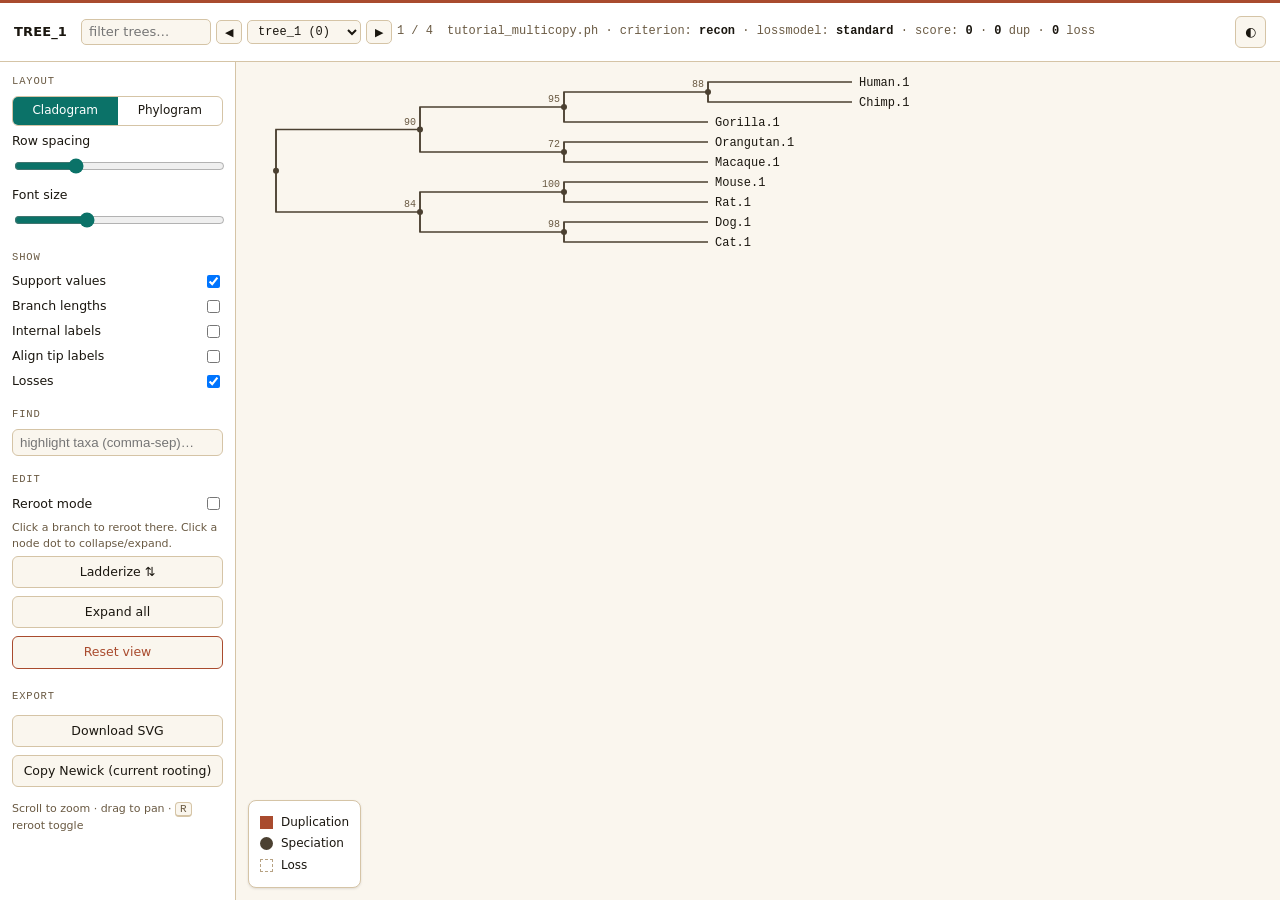
<file: tools/clannview.mock.html>
<!doctype html>
<!--
  ────────────────────────────────────────────────────────────────────────────
  STATIC PREVIEW of the interactive tree viewer, tools/clannview.template.html,
  with a representative reconciliation dataset baked in (4 gene trees with
  speciation / duplication / loss events, branch lengths and support values).

  Open this file directly in a browser — no server needed — to design the viewer
  populated. It is a faithful render of the real template; the ONLY difference is
  the `const DATA = {…}` object (which the server fills at runtime). Do your
  styling in tools/clannview.template.html and re-preview here; don't ship edits
  made only to this mock. See clann_web/DESIGN_BRIEF.md.
  ────────────────────────────────────────────────────────────────────────────
-->
<html lang="en">
<head>
<meta charset="utf-8">
<meta name="viewport" content="width=device-width,initial-scale=1">
<title>Clann tree viewer</title>
<style>
  :root{
    --font-sans:system-ui,-apple-system,BlinkMacSystemFont,'Segoe UI',Roboto,Helvetica,Arial,sans-serif;
    --font-mono:ui-monospace,SFMono-Regular,'SF Mono',Menlo,Consolas,'Liberation Mono',monospace;

    --stone-50:#FAF6EE; --stone-100:#F3ECDF; --stone-200:#E7DBC6; --stone-300:#D5C4A6;
    --stone-400:#B7A283; --stone-500:#8E7A5E; --stone-600:#6A5A43; --stone-700:#4B4031;
    --stone-800:#2E2820; --stone-900:#1A160F;
    --clay-400:#C56347; --clay-500:#A94B2E; --clay-600:#8C3A22;
    --moss-300:#9CAA6A; --moss-500:#5F6E33;
    --compute-200:#7FCFC4; --compute-400:#149589; --compute-500:#0B7268; --compute-glow:#36E0C8;
    --amber-400:#D99A2B; --amber-500:#B97E1C;

    --bg:var(--stone-50); --panel:#ffffff; --ink:var(--stone-900); --muted:var(--stone-600); --line:var(--stone-300);
    --branch:var(--stone-700); --accent:var(--compute-500); --dup:var(--clay-500); --spec:var(--stone-700);
    --loss:var(--stone-400); --sel:var(--compute-500); --hl:var(--amber-400);
    --shadow-sm:0 1px 3px rgba(46,40,32,.08),0 1px 2px rgba(46,40,32,.05);
    --shadow-md:0 8px 22px rgba(46,40,32,.16);
  }
  :root[data-theme="dark"]{
    --bg:var(--stone-900); --panel:var(--stone-800); --ink:var(--stone-50); --muted:var(--stone-400); --line:var(--stone-700);
    --branch:var(--stone-300); --accent:var(--compute-glow); --dup:var(--clay-400); --spec:var(--stone-300);
    --loss:var(--stone-500); --sel:var(--compute-glow); --hl:var(--amber-400);
    --shadow-sm:0 1px 3px rgba(0,0,0,.35); --shadow-md:0 10px 26px rgba(0,0,0,.42);
  }
  *{box-sizing:border-box}
  html,body{height:100%;margin:0}
  body{font:13px/1.45 var(--font-sans);
       color:var(--ink);background:var(--bg);display:flex;flex-direction:column;-webkit-font-smoothing:antialiased}
  header{display:flex;align-items:center;gap:14px;padding:9px 14px;border-bottom:1px solid var(--line);
    background:var(--panel);border-top:3px solid var(--clay-500)}
  header .title{font-weight:700;text-transform:uppercase;letter-spacing:.01em;font-size:13px}
  header .meta{color:var(--muted);font-size:12px;font-family:var(--font-mono)}
  header .meta b{color:var(--ink);font-weight:600}
  .spacer{flex:1}
  #nav{display:none;align-items:center;gap:5px}
  #nav button{border:1px solid var(--line);background:var(--bg);color:var(--ink);border-radius:5px;
              width:26px;height:24px;cursor:pointer;font-size:11px;line-height:1}
  #nav button:hover{border-color:var(--accent);color:var(--accent)}
  #nav select{border:1px solid var(--line);background:var(--bg);color:var(--ink);border-radius:5px;
              padding:3px 6px;font:inherit;font-family:var(--font-mono);font-size:12px;max-width:220px}
  #nav input[type=search]{border:1px solid var(--line);background:var(--bg);color:var(--ink);border-radius:5px;
              padding:3px 7px;font:inherit;width:130px}
  #nav input[type=search].hit{border-color:var(--accent)}
  #nav input[type=search].miss{border-color:var(--dup)}
  main{flex:1;display:flex;min-height:0}
  #side{width:236px;flex:none;border-right:1px solid var(--line);background:var(--panel);
        overflow:auto;padding:12px}
  #side h4{margin:16px 0 7px;font-size:10.5px;text-transform:uppercase;letter-spacing:.08em;color:var(--muted);
    font-family:var(--font-mono);font-weight:500}
  #side h4:first-child{margin-top:0}
  .row{display:flex;align-items:center;gap:8px;margin:6px 0;font-size:12.5px}
  .row label{flex:1;user-select:none}
  .seg{display:flex;border:1px solid var(--line);border-radius:6px;overflow:hidden}
  .seg button{flex:1;border:0;background:transparent;color:var(--ink);padding:5px 6px;cursor:pointer;font:inherit;font-size:12px}
  .seg button.on{background:var(--accent);color:#fff}
  :root[data-theme="dark"] .seg button.on{color:var(--stone-900)}
  input[type=range]{width:100%;accent-color:var(--accent)}
  input[type=search]{width:100%;padding:5px 7px;border:1px solid var(--line);border-radius:6px;background:var(--bg);color:var(--ink)}
  input[type=search]:focus-visible,select:focus-visible,button:focus-visible{outline:none;
    box-shadow:0 0 0 3px color-mix(in srgb, var(--compute-400) 35%, transparent);border-color:var(--compute-400)}
  button.act{width:100%;padding:6px 9px;border:1px solid var(--line);border-radius:6px;background:var(--bg);
    color:var(--ink);cursor:pointer;margin:4px 0;font:inherit;font-size:12.5px;transition:border-color 140ms,transform 80ms}
  button.act:hover{border-color:var(--accent)}
  button.act:active{transform:translateY(1px)}
  button.act.warn{color:var(--dup);border-color:var(--dup)}
  button.act.warn:hover{background:var(--dup);color:#fff}
  #wrap{flex:1;position:relative;overflow:hidden}
  svg{width:100%;height:100%;display:block;cursor:grab;background:var(--bg)}
  svg.grab{cursor:grabbing}
  svg.reroot{cursor:crosshair}
  .branch{stroke:var(--branch);stroke-width:1.5;fill:none}
  .branch.hit{stroke:transparent;stroke-width:9;cursor:pointer}
  .branch.sel{stroke:var(--sel);stroke-width:2.5}
  .lossbranch{stroke:var(--loss);stroke-width:1.4;stroke-dasharray:3 3;fill:none}
  .leaflabel{fill:var(--ink);cursor:default;font-family:var(--font-mono)}
  .leaflabel.dim{fill:var(--muted)}
  .leaflabel.hl{fill:var(--clay-600)}
  :root[data-theme="dark"] .leaflabel.hl{fill:var(--amber-400)}
  .intlabel{fill:var(--muted);font-size:10px;font-family:var(--font-mono)}
  .support{fill:var(--muted);font-size:10px;font-family:var(--font-mono)}
  .nodeglyph{cursor:pointer}
  .hlbox{fill:var(--hl);opacity:.35}
  .collapsed{fill:var(--branch);opacity:.85;cursor:pointer}
  .tip{position:absolute;pointer-events:none;background:var(--panel);border:1px solid var(--line);
       border-radius:8px;padding:7px 9px;font-size:12px;box-shadow:var(--shadow-md);max-width:280px;display:none;z-index:5}
  .tip b{color:var(--ink)} .tip .ev{font-weight:700;font-family:var(--font-mono)}
  .legend{position:absolute;left:12px;bottom:12px;background:var(--panel);border:1px solid var(--line);
          border-radius:8px;padding:9px 11px;font-size:12px;box-shadow:var(--shadow-sm)}
  .legend div{display:flex;align-items:center;gap:8px;margin:4px 0}
  .sw{width:13px;height:13px;flex:none;display:inline-block}
  .hint{color:var(--muted);font-size:11px;margin-top:7px;line-height:1.45}
  kbd{border:1px solid var(--line);border-bottom-width:2px;border-radius:4px;padding:0 4px;font-size:11px;
    background:var(--bg);font-family:var(--font-mono)}
</style>
</head>
<body>
<header>
  <span class="title" id="hTitle">Clann tree viewer</span>
  <span id="nav">
    <input type="search" id="treeSearch" placeholder="filter trees…" title="Filter trees by name, number, or a taxon they contain">
    <button id="prevT" title="Previous match (←)">◀</button>
    <select id="selT" title="Jump to tree"></select>
    <button id="nextT" title="Next match (→)">▶</button>
    <span class="meta" id="cntT"></span>
  </span>
  <span class="meta" id="hMeta"></span>
  <span class="spacer"></span>
  <button class="act" style="width:auto" id="themeBtn" title="Toggle light/dark">◐</button>
</header>
<main>
  <aside id="side">
    <h4>Layout</h4>
    <div class="row"><div class="seg" id="segLayout" style="flex:1">
      <button data-v="clado" class="on">Cladogram</button><button data-v="phylo">Phylogram</button>
    </div></div>
    <div class="row"><label>Row spacing</label></div>
    <input type="range" id="vspace" min="10" max="46" value="20">
    <div class="row"><label>Font size</label></div>
    <input type="range" id="fsize" min="8" max="20" value="12">

    <h4>Show</h4>
    <div class="row"><label for="tSupport">Support values</label><input type="checkbox" id="tSupport" checked></div>
    <div class="row"><label for="tLen">Branch lengths</label><input type="checkbox" id="tLen"></div>
    <div class="row"><label for="tInt">Internal labels</label><input type="checkbox" id="tInt"></div>
    <div class="row"><label for="tAlign">Align tip labels</label><input type="checkbox" id="tAlign"></div>
    <div class="row" id="rowLoss"><label for="tLoss">Losses</label><input type="checkbox" id="tLoss" checked></div>
    <div class="row" id="rowScale"><label for="tScale">Scale bar</label><input type="checkbox" id="tScale" checked></div>

    <h4>Find</h4>
    <input type="search" id="find" placeholder="highlight taxa (comma-sep)…">

    <h4>Edit</h4>
    <div class="row"><label>Reroot mode</label><input type="checkbox" id="rerootMode"></div>
    <div class="hint">Click a branch to reroot there. Click a node dot to collapse/expand.</div>
    <button class="act" id="ladder">Ladderize ⇅</button>
    <button class="act" id="expandAll">Expand all</button>
    <button class="act warn" id="reset">Reset view</button>

    <h4>Export</h4>
    <button class="act" id="expSvg">Download SVG</button>
    <button class="act" id="expNwk">Copy Newick (current rooting)</button>
    <div class="hint" style="margin-top:10px">Scroll to zoom · drag to pan · <kbd>R</kbd> reroot toggle</div>
  </aside>
  <div id="wrap">
    <svg id="svg"><g id="scene"></g></svg>
    <div class="tip" id="tip"></div>
    <div class="legend" id="legend"></div>
  </div>
</main>

<script>
/* ============================ EMBEDDED DATA ============================
   Clann replaces the DATA object below. Format:
   { type:"tree"|"reconciliation", meta:{...},
     tree:{ name, length, support, event, species, children:[...] } }
   event ∈ {null|"speciation"|"duplication"|"loss"}; species = mapped species name. */
const DATA = /*CLANN_DATA_BEGIN*/
{
 "type": "reconciliation",
 "meta": {
  "dataset": "tutorial_multicopy.ph",
  "criterion": "recon",
  "lossmodel": "standard"
 },
 "trees": [
  {
   "name": "tree_1",
   "score": 0,
   "dups": 0,
   "losses": 0,
   "tree": {
    "name": "",
    "event": "speciation",
    "children": [
     {
      "name": "",
      "event": "speciation",
      "children": [
       {
        "name": "",
        "event": "speciation",
        "children": [
         {
          "name": "",
          "event": "speciation",
          "children": [
           {
            "name": "Human.1",
            "species": "Human",
            "length": 0.05,
            "support": 99
           },
           {
            "name": "Chimp.1",
            "species": "Chimp",
            "length": 0.04,
            "support": 99
           }
          ],
          "support": 88
         },
         {
          "name": "Gorilla.1",
          "species": "Gorilla",
          "length": 0.06
         }
        ],
        "support": 95
       },
       {
        "name": "",
        "event": "speciation",
        "children": [
         {
          "name": "Orangutan.1",
          "species": "Orangutan",
          "length": 0.07
         },
         {
          "name": "Macaque.1",
          "species": "Macaque",
          "length": 0.08
         }
        ],
        "support": 72
       }
      ],
      "support": 90
     },
     {
      "name": "",
      "event": "speciation",
      "children": [
       {
        "name": "",
        "event": "speciation",
        "children": [
         {
          "name": "Mouse.1",
          "species": "Mouse",
          "length": 0.11
         },
         {
          "name": "Rat.1",
          "species": "Rat",
          "length": 0.1
         }
        ],
        "support": 100
       },
       {
        "name": "",
        "event": "speciation",
        "children": [
         {
          "name": "Dog.1",
          "species": "Dog",
          "length": 0.08,
          "support": 98
         },
         {
          "name": "Cat.1",
          "species": "Cat",
          "length": 0.07,
          "support": 98
         }
        ],
        "support": 98
       }
      ],
      "support": 84
     }
    ]
   }
  },
  {
   "name": "tree_2",
   "score": 1,
   "dups": 1,
   "losses": 1,
   "tree": {
    "name": "",
    "event": "speciation",
    "children": [
     {
      "name": "",
      "event": "duplication",
      "children": [
       {
        "name": "Human.1",
        "species": "Human",
        "length": 0.05
       },
       {
        "name": "Human.2",
        "species": "Human",
        "length": 0.06
       }
      ]
     },
     {
      "name": "",
      "event": "speciation",
      "children": [
       {
        "name": "Chimp.1",
        "species": "Chimp",
        "length": 0.04
       },
       {
        "name": "",
        "event": "loss",
        "species": "Gorilla"
       }
      ]
     }
    ]
   }
  },
  {
   "name": "tree_7",
   "score": 13,
   "dups": 3,
   "losses": 10,
   "tree": {
    "name": "",
    "event": "duplication",
    "children": [
     {
      "name": "",
      "event": "speciation",
      "children": [
       {
        "name": "",
        "event": "duplication",
        "children": [
         {
          "name": "Human.1",
          "species": "Human",
          "length": 0.05
         },
         {
          "name": "Human.2",
          "species": "Human",
          "length": 0.06
         }
        ]
       },
       {
        "name": "",
        "event": "speciation",
        "children": [
         {
          "name": "Chimp.1",
          "species": "Chimp",
          "length": 0.04
         },
         {
          "name": "",
          "event": "loss",
          "species": "Gorilla"
         }
        ]
       }
      ]
     },
     {
      "name": "",
      "event": "speciation",
      "children": [
       {
        "name": "",
        "event": "speciation",
        "children": [
         {
          "name": "",
          "event": "loss",
          "species": "(Mouse,Rat)"
         },
         {
          "name": "",
          "event": "speciation",
          "children": [
           {
            "name": "Dog.1",
            "species": "Dog",
            "length": 0.08,
            "support": 98
           },
           {
            "name": "Cat.1",
            "species": "Cat",
            "length": 0.07,
            "support": 98
           }
          ]
         }
        ]
       },
       {
        "name": "",
        "event": "duplication",
        "children": [
         {
          "name": "Orangutan.1",
          "species": "Orangutan",
          "length": 0.06
         },
         {
          "name": "",
          "event": "speciation",
          "children": [
           {
            "name": "Orangutan.2",
            "species": "Orangutan",
            "length": 0.05
           },
           {
            "name": "",
            "event": "loss",
            "species": "Macaque"
           }
          ]
         }
        ]
       }
      ]
     }
    ]
   }
  },
  {
   "name": "tree_8",
   "score": 4,
   "dups": 0,
   "losses": 2,
   "tree": {
    "name": "",
    "event": "speciation",
    "children": [
     {
      "name": "",
      "event": "speciation",
      "children": [
       {
        "name": "Mouse.1",
        "species": "Mouse",
        "length": 0.11
       },
       {
        "name": "Rat.1",
        "species": "Rat",
        "length": 0.1
       }
      ]
     },
     {
      "name": "",
      "event": "speciation",
      "children": [
       {
        "name": "",
        "event": "loss",
        "species": "Dog"
       },
       {
        "name": "Cat.1",
        "species": "Cat",
        "length": 0.07
       }
      ]
     }
    ]
   }
  }
 ]
}
/*CLANN_DATA_END*/;
/* ====================================================================== */

// ---------- model ----------
let ID=0;
function build(n, parent){
  n.id=ID++; n.parent=parent||null; n.collapsed=false;
  n.children=(n.children||[]).map(c=>build(c,n));
  n.isLeaf = n.children.length===0 && n.event!=="loss";
  n.isLoss = n.event==="loss";
  // a whole clade is "lost" if every descendant leaf is a loss: draw all its
  // internal branches dotted too, not just the leaf stubs.
  n.lost = n.children.length ? n.children.every(c=>c.lost) : n.isLoss;
  return n;
}
function leaves(n,acc){acc=acc||[];if(n.collapsed||(!n.children.length)){if(!n.lost||showLoss)acc.push(n);}else n.children.forEach(c=>leaves(c,acc));return acc;}
function each(n,f){f(n);n.children.forEach(c=>each(c,f));}
function depthOf(n){let d=0,p=n;while(p.parent){d++;p=p.parent;}return d;}
function maxDepth(root){let m=0;each(root,n=>{if(!n.collapsed){m=Math.max(m,depthOf(n));}});return m;}

// ---------- state ----------
const isRecon = DATA.type==="reconciliation";
// normalise to a list of trees (single-tree files still work)
const TREES = Array.isArray(DATA.trees) ? DATA.trees
            : [{name:(DATA.meta&&DATA.meta.title)||(isRecon?"reconciliation":"tree"), tree:DATA.tree,
                score:DATA.meta&&DATA.meta.score, dups:DATA.meta&&DATA.meta.dups, losses:DATA.meta&&DATA.meta.losses}];
let curIdx=0;
function curEntry(){ return TREES[curIdx]||{}; }
let root=build(structuredClone(curEntry().tree),null);
let showLoss=true, layout="clado", vspace=20, fsize=12;
let opt={support:true,len:false,intl:false,align:false,scale:true};
let view={k:1,x:40,y:20};
let rerootOn=false, hlSet=new Set();

// ---------- layout ----------
function computeLayout(){
  // y by leaf order
  const ls=[]; (function order(n){ if(n.collapsed||!n.children.length){ if(!n.lost||showLoss) ls.push(n);} else n.children.forEach(order);} )(root);
  ls.forEach((n,i)=>n._y=i*vspace);
  // internal y = mean of visible children
  (function setY(n){
    if(n.collapsed||!n.children.length) return n._y;
    const ys=n.children.filter(c=>!c.lost||showLoss).map(setY);
    n._y = ys.length? (Math.min(...ys)+Math.max(...ys))/2 : (n._y||0);
    return n._y;
  })(root);
  // x
  const md=Math.max(1,maxDepth(root));
  let maxLen=0; (function cl(n,acc){n._cl=acc;maxLen=Math.max(maxLen,acc);if(!n.collapsed)n.children.forEach(c=>cl(c,acc+(c.length||0)));})(root,0);
  const W=Math.max(360, (typeof innerWidth!=='undefined'?innerWidth:900)-560);
  const xstep=Math.max(26, W/(md+1));
  each(root,n=>{
    if(layout==="phylo" && maxLen>0){ n._x = (n._cl/maxLen)*(W-10); }
    else { n._x = depthOf(n)*xstep; }
  });
  root._x = layout==="phylo"?0:0;
  return {ls, W, maxLen};
}

// ---------- render ----------
const svg=document.getElementById('svg'), scene=document.getElementById('scene'), tip=document.getElementById('tip');
function el(t,a){const e=document.createElementNS('http://www.w3.org/2000/svg',t);for(const k in a)e.setAttribute(k,a[k]);return e;}
function render(){
  const {ls}=computeLayout();
  scene.innerHTML='';
  const tipX = Math.max(...leaves(root).map(n=>n._x));
  // edges
  each(root,n=>{
    if(!n.parent) return;
    if(n.lost && !showLoss) return;
    const p=n.parent;
    const cls = n.lost?'lossbranch':'branch';
    // elbow: vertical at parent.x, horizontal to n.x
    const path=`M${p._x},${p._y} V${n._y} H${n._x}`;
    scene.appendChild(el('path',{d:path,class:cls}));
    if(!n.lost){
      const hit=el('path',{d:path,class:'branch hit','data-id':n.id});
      hit.addEventListener('click',ev=>{ev.stopPropagation(); if(rerootOn) doReroot(n); else selectBranch(n);});
      hit.addEventListener('mousemove',e=>showTip(e,n,true));
      hit.addEventListener('mouseleave',hideTip);
      scene.appendChild(hit);
    }
  });
  // vertical connectors handled by V in path above; but ensure the parent's vertical spans children:
  each(root,n=>{
    if(n.collapsed||n.children.length<2) return;
    const vis=n.children.filter(c=>!c.lost||showLoss);
    if(vis.length<2) return;
    const y0=Math.min(...vis.map(c=>c._y)), y1=Math.max(...vis.map(c=>c._y));
    scene.appendChild(el('path',{d:`M${n._x},${y0} V${y1}`,class:n.lost?'lossbranch':'branch'}));
  });
  // nodes + labels
  each(root,n=>{
    if(n.isLoss){ if(showLoss){ // loss stub marker
        scene.appendChild(el('circle',{cx:n._x,cy:n._y,r:3.2,fill:'none',stroke:'var(--loss)','stroke-width':1.4}));
        const t=el('text',{x:n._x+7,y:n._y+3.5,class:'intlabel','font-size':Math.max(9,fsize-2)});
        t.textContent='✕ '+(n.species||'loss'); t.style.fill='var(--loss)'; scene.appendChild(t);
      } return; }
    if(n.collapsed){
      // triangle
      const nleaf=leaves(n).length||1, h=Math.min(60,6+nleaf*3);
      const tri=el('path',{d:`M${n._x},${n._y} L${n._x+34},${n._y-h/2} L${n._x+34},${n._y+h/2} Z`,class:'collapsed'});
      tri.addEventListener('click',ev=>{ev.stopPropagation();n.collapsed=false;render();});
      scene.appendChild(tri);
      const t=el('text',{x:n._x+40,y:n._y+4,class:'leaflabel','font-size':fsize});
      t.textContent=(n.name||('▸ '+nleaf+' taxa')); scene.appendChild(t);
      return;
    }
    if(n.isLeaf){
      const lx = opt.align? tipX+8 : n._x+7;
      if(opt.align && lx>n._x+7) scene.appendChild(el('path',{d:`M${n._x},${n._y} H${lx-3}`,class:'lossbranch'}));
      const t=el('text',{x:lx,y:n._y+fsize*0.34,class:'leaflabel','font-size':fsize});
      t.textContent=n.name||'?';
      if(hlSet.size){ if(matchHL(n)) t.classList.add('hl'); else t.classList.add('dim'); }
      t.addEventListener('mousemove',e=>showTip(e,n,false));
      t.addEventListener('mouseleave',hideTip);
      scene.appendChild(t);
    }
    // node glyph (event) -- suppressed inside a fully-lost clade (drawn dotted)
    if(n.lost){ /* no glyph on lost internal nodes */ }
    else if(isRecon && n.children.length){
      let g;
      if(n.event==="duplication"){ g=el('rect',{x:n._x-4,y:n._y-4,width:8,height:8,fill:'var(--dup)',class:'nodeglyph'}); }
      else { g=el('circle',{cx:n._x,cy:n._y,r:3,fill:'var(--spec)',class:'nodeglyph'}); }
      g.setAttribute('data-id',n.id);
      g.addEventListener('click',ev=>{ev.stopPropagation(); n.collapsed=!n.collapsed; render();});
      g.addEventListener('mousemove',e=>showTip(e,n,false));
      g.addEventListener('mouseleave',hideTip);
      scene.appendChild(g);
    } else if(!isRecon && n.children.length){
      const g=el('circle',{cx:n._x,cy:n._y,r:2.6,fill:'var(--branch)',class:'nodeglyph'});
      g.addEventListener('click',ev=>{ev.stopPropagation();n.collapsed=!n.collapsed;render();});
      scene.appendChild(g);
    }
    // support / internal labels
    if(n.children.length && !n.collapsed){
      if(opt.support && n.support!=null){
        const t=el('text',{x:n._x-4,y:n._y-5,class:'support','text-anchor':'end'}); t.textContent=n.support; scene.appendChild(t);
      }
      if(opt.intl && n.name){
        const t=el('text',{x:n._x+5,y:n._y-5,class:'intlabel'}); t.textContent=n.name; scene.appendChild(t);
      }
    }
  });
  // branch length labels
  if(opt.len && layout==="phylo"){
    each(root,n=>{ if(n.parent && n.length && !n.isLoss){ const t=el('text',{x:(n.parent._x+n._x)/2,y:n._y-3,class:'support','text-anchor':'middle'}); t.textContent=(+n.length).toFixed(3); scene.appendChild(t);} });
  }
  applyView();
  drawLegend();
}
function selectBranch(n){ document.querySelectorAll('.branch.sel').forEach(e=>e.classList.remove('sel')); }
function matchHL(n){ const s=(n.name||'')+' '+(n.species||''); return [...hlSet].some(q=>s.toLowerCase().includes(q)); }

// ---------- reroot ----------
function doReroot(node){
  // reroot on the edge above `node`: new root between node and node.parent
  if(!node.parent) return;
  // collect path node -> ... -> oldroot
  const nr={name:"",children:[],event:isRecon?"speciation":null};
  let cur=node, par=node.parent;
  // detach node from par
  removeChild(par,cur);
  nr.children.push(cur); cur.parent=nr;
  // reverse the chain up to root
  let prev=nr, child=par;
  while(child){
    const up=child.parent;
    if(up) removeChild(up,child);
    child.parent=prev; prev.children.push(child);
    prev=child; child=up;
  }
  // recompute events for recon (mapping is now stale -> mark unknown)
  ID=0; root=build(nr,null);
  if(isRecon){ each(root,n=>{ if(n.children.length && !n.isLoss){ n.event=n.event||"speciation"; }}); staleWarn=true; updateMeta(); }
  render();
}
function removeChild(p,c){ p.children=p.children.filter(x=>x!==c); }
let staleWarn=false;

// ---------- newick ----------
function toNewick(n){
  if(!n.children.length){ return (n.name||'').replace(/[(),:;]/g,'_') + (n.length!=null?':'+n.length:''); }
  return '('+n.children.filter(c=>!c.isLoss).map(toNewick).join(',')+')'+(n.support!=null?n.support:'')+(n.length!=null?':'+n.length:'');
}

// ---------- view / zoom / pan ----------
function applyView(){ scene.setAttribute('transform',`translate(${view.x},${view.y}) scale(${view.k})`); }
svg.addEventListener('wheel',e=>{e.preventDefault();const r=svg.getBoundingClientRect();const mx=e.clientX-r.left,my=e.clientY-r.top;
  const f=Math.exp(-e.deltaY*0.0015); const nk=Math.min(8,Math.max(0.15,view.k*f));
  view.x=mx-(mx-view.x)*(nk/view.k); view.y=my-(my-view.y)*(nk/view.k); view.k=nk; applyView();},{passive:false});
let drag=null;
svg.addEventListener('mousedown',e=>{ if(e.target.classList.contains('branch')&&e.target.classList.contains('hit'))return; drag={x:e.clientX-view.x,y:e.clientY-view.y}; svg.classList.add('grab');});
window.addEventListener('mousemove',e=>{ if(drag){view.x=e.clientX-drag.x;view.y=e.clientY-drag.y;applyView();}});
window.addEventListener('mouseup',()=>{drag=null;svg.classList.remove('grab');});

// ---------- tooltip ----------
function showTip(e,n,isBranch){
  const r=document.getElementById('wrap').getBoundingClientRect();
  let h='';
  if(n.isLeaf||!n.children.length){ h=`<b>${n.name||'?'}</b>`; if(n.species)h+=`<br>species: <b>${n.species}</b>`; }
  else { h=`<span class="ev" style="color:${n.event==='duplication'?'var(--dup)':'var(--spec)'}">${(n.event||'node').toUpperCase()}</span>`;
         h+=`<br>${countLeaves(n)} descendant tips`; if(n.support!=null)h+=`<br>support: ${n.support}`; }
  if(isBranch && n.length!=null) h+=`<br>length: ${(+n.length).toFixed(4)}`;
  if(isBranch) h+=`<br><span style="color:var(--muted)">${rerootOn?'click: reroot here':'click a node dot to collapse'}</span>`;
  tip.innerHTML=h; tip.style.display='block';
  tip.style.left=Math.min(r.width-tip.offsetWidth-6, e.clientX-r.left+12)+'px';
  tip.style.top=(e.clientY-r.top+12)+'px';
}
function hideTip(){tip.style.display='none';}
function countLeaves(n){let c=0;each(n,x=>{if(!x.children.length&&!x.isLoss)c++;});return c;}

// ---------- legend ----------
function drawLegend(){
  const L=document.getElementById('legend');
  if(!isRecon){L.style.display='none';return;}
  L.style.display='block';
  L.innerHTML=`<div><span class="sw" style="background:var(--dup)"></span>Duplication</div>`+
    `<div><span class="sw" style="background:var(--spec);border-radius:50%"></span>Speciation</div>`+
    (showLoss?`<div><span class="sw" style="border:1.4px dashed var(--loss)"></span>Loss</div>`:'');
}

// ---------- controls ----------
function updateMeta(){
  const m=DATA.meta||{}, e=curEntry();
  document.getElementById('hTitle').textContent=e.name||m.title||(isRecon?'Reconciliation':'Tree');
  let s=[];
  if(m.dataset)s.push(m.dataset);
  if(m.criterion)s.push('criterion: <b>'+m.criterion+'</b>');
  if(m.lossmodel)s.push('lossmodel: <b>'+m.lossmodel+'</b>');
  if(e.score!=null)s.push('score: <b>'+e.score+'</b>');
  if(e.dups!=null)s.push('<b>'+e.dups+'</b> dup');
  if(e.losses!=null)s.push('<b>'+e.losses+'</b> loss');
  if(staleWarn)s.push('<span style="color:var(--dup)">⚠ re-rooted: mapping stale</span>');
  document.getElementById('hMeta').innerHTML=s.join(' · ');
}
let filtered = TREES.map((_,i)=>i);   // tree indices currently matching the filter
function treeLabel(i){ const t=TREES[i]; return (t.name||('tree '+(i+1)))+(t.score!=null?'  ('+t.score+')':''); }
function navCounter(){
  const c=document.getElementById('cntT'), pos=filtered.indexOf(curIdx);
  if(filtered.length===TREES.length) c.textContent=(curIdx+1)+' / '+TREES.length;
  else c.textContent=(pos>=0?(pos+1):'–')+' / '+filtered.length+' matched (of '+TREES.length+')';
}
function rebuildDropdown(){
  const sel=document.getElementById('selT'); sel.innerHTML='';
  filtered.forEach(i=>{ const o=document.createElement('option'); o.value=i; o.textContent=treeLabel(i); sel.appendChild(o); });
  if(filtered.indexOf(curIdx)>=0) sel.value=curIdx;
}
function loadTree(i){
  curIdx=i;
  ID=0; root=build(structuredClone(curEntry().tree),null);
  staleWarn=false; hlSet=new Set(); document.getElementById('find').value='';
  view={k:1,x:40,y:20};
  const sel=document.getElementById('selT'); if([...sel.options].some(o=>+o.value===i)) sel.value=i;
  navCounter(); updateMeta(); render();
}
function stepTree(d){
  if(!filtered.length) return;
  let pos=filtered.indexOf(curIdx); if(pos<0) pos = d>0?-1:0;
  loadTree(filtered[(pos+d+filtered.length)%filtered.length]);
}
function applyTreeFilter(q){
  const box=document.getElementById('treeSearch');
  q=(q||'').trim().toLowerCase();
  filtered = !q ? TREES.map((_,i)=>i)
                : TREES.map((_,i)=>i).filter(i=> TREES[i]._search.includes(q) || String(i+1)===q );
  box.classList.toggle('hit', !!q && filtered.length>0);
  box.classList.toggle('miss', !!q && filtered.length===0);
  rebuildDropdown(); navCounter();
  if(filtered.length && filtered.indexOf(curIdx)<0) loadTree(filtered[0]);   // jump to first match
}
function setupNav(){
  const nav=document.getElementById('nav');
  // precompute per-tree search text: name + contained taxa (leaf names & species)
  TREES.forEach((e,i)=>{
    const taxa=new Set();
    (function walk(n){ if(!n) return;
      if(!n.children||!n.children.length){ if(n.name)taxa.add(String(n.name).toLowerCase()); if(n.species)taxa.add(String(n.species).toLowerCase()); }
      else (n.children||[]).forEach(walk); })(e.tree);
    e._search = String(e.name||('tree_'+i)).toLowerCase()+' '+[...taxa].join(' ');
  });
  if(TREES.length<2){ nav.style.display='none'; return; }
  nav.style.display='inline-flex';
  rebuildDropdown();
  document.getElementById('selT').onchange=e=>loadTree(+e.target.value);
  document.getElementById('prevT').onclick=()=>stepTree(-1);
  document.getElementById('nextT').onclick=()=>stepTree(1);
  document.getElementById('treeSearch').oninput=e=>applyTreeFilter(e.target.value);
  navCounter();
}
document.getElementById('segLayout').addEventListener('click',e=>{const b=e.target.closest('button');if(!b)return;
  [...e.currentTarget.children].forEach(x=>x.classList.remove('on'));b.classList.add('on');layout=b.dataset.v;
  document.getElementById('rowScale').style.display=layout==='phylo'?'flex':'none';render();});
document.getElementById('vspace').oninput=e=>{vspace=+e.target.value;render();};
document.getElementById('fsize').oninput=e=>{fsize=+e.target.value;render();};
const chk=(id,k)=>{document.getElementById(id).onchange=e=>{opt[k]=e.target.checked;render();};};
chk('tSupport','support');chk('tLen','len');chk('tInt','intl');chk('tAlign','align');chk('tScale','scale');
document.getElementById('tLoss').onchange=e=>{showLoss=e.target.checked;render();};
document.getElementById('find').oninput=e=>{hlSet=new Set(e.target.value.split(',').map(s=>s.trim().toLowerCase()).filter(Boolean));render();};
document.getElementById('rerootMode').onchange=e=>{rerootOn=e.target.checked;svg.classList.toggle('reroot',rerootOn);};
document.getElementById('ladder').onclick=()=>{ (function lad(n){n.children.sort((a,b)=>countLeaves(a)-countLeaves(b));n.children.forEach(lad);})(root); render();};
document.getElementById('expandAll').onclick=()=>{each(root,n=>n.collapsed=false);render();};
document.getElementById('reset').onclick=()=>loadTree(curIdx);
document.getElementById('themeBtn').onclick=()=>{const r=document.documentElement;r.dataset.theme=r.dataset.theme==='dark'?'light':'dark';};
document.getElementById('expSvg').onclick=()=>{const s=new XMLSerializer().serializeToString(svg);const b=new Blob([s],{type:'image/svg+xml'});const a=document.createElement('a');a.href=URL.createObjectURL(b);a.download=(DATA.meta&&DATA.meta.title||'tree')+'.svg';a.click();};
document.getElementById('expNwk').onclick=()=>{const nwk=toNewick(root)+';';navigator.clipboard&&navigator.clipboard.writeText(nwk);document.getElementById('expNwk').textContent='Copied ✓';setTimeout(()=>document.getElementById('expNwk').textContent='Copy Newick (current rooting)',1200);};
window.addEventListener('keydown',e=>{
  if(e.target.tagName==='INPUT'||e.target.tagName==='SELECT')return;
  if(e.key==='r'||e.key==='R'){const c=document.getElementById('rerootMode');c.checked=!c.checked;c.onchange({target:c});}
  else if(e.key==='ArrowLeft'&&TREES.length>1)stepTree(-1);
  else if(e.key==='ArrowRight'&&TREES.length>1)stepTree(1);
});
window.addEventListener('resize',render);

// init
if(!isRecon){document.getElementById('rowLoss').style.display='none';document.getElementById('legend').style.display='none';}
document.getElementById('rowScale').style.display=layout==='phylo'?'flex':'none';
setupNav(); updateMeta(); render();
</script>
</body>
</html>
</file>
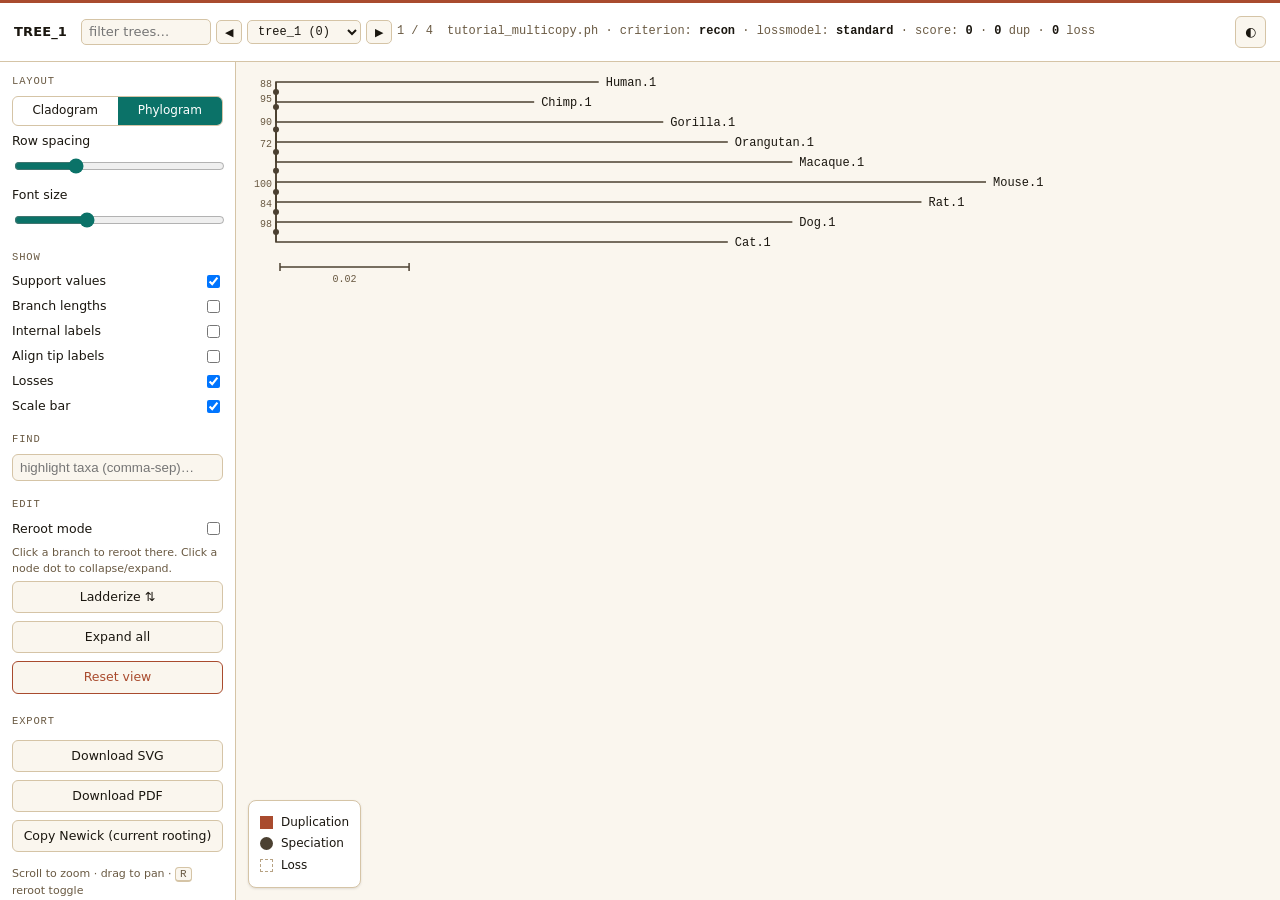
<file: tools/clannview.template.html>
<!doctype html>
<html lang="en">
<head>
<meta charset="utf-8">
<meta name="viewport" content="width=device-width,initial-scale=1">
<title>Clann tree viewer</title>
<style>
  :root{
    --font-sans:system-ui,-apple-system,BlinkMacSystemFont,'Segoe UI',Roboto,Helvetica,Arial,sans-serif;
    --font-mono:ui-monospace,SFMono-Regular,'SF Mono',Menlo,Consolas,'Liberation Mono',monospace;

    --stone-50:#FAF6EE; --stone-100:#F3ECDF; --stone-200:#E7DBC6; --stone-300:#D5C4A6;
    --stone-400:#B7A283; --stone-500:#8E7A5E; --stone-600:#6A5A43; --stone-700:#4B4031;
    --stone-800:#2E2820; --stone-900:#1A160F;
    --clay-400:#C56347; --clay-500:#A94B2E; --clay-600:#8C3A22;
    --moss-300:#9CAA6A; --moss-500:#5F6E33;
    --compute-200:#7FCFC4; --compute-400:#149589; --compute-500:#0B7268; --compute-glow:#36E0C8;
    --amber-400:#D99A2B; --amber-500:#B97E1C;

    --bg:var(--stone-50); --panel:#ffffff; --ink:var(--stone-900); --muted:var(--stone-600); --line:var(--stone-300);
    --branch:var(--stone-700); --accent:var(--compute-500); --dup:var(--clay-500); --spec:var(--stone-700);
    --loss:var(--stone-400); --sel:var(--compute-500); --hl:var(--amber-400);
    --shadow-sm:0 1px 3px rgba(46,40,32,.08),0 1px 2px rgba(46,40,32,.05);
    --shadow-md:0 8px 22px rgba(46,40,32,.16);
  }
  :root[data-theme="dark"]{
    --bg:var(--stone-900); --panel:var(--stone-800); --ink:var(--stone-50); --muted:var(--stone-400); --line:var(--stone-700);
    --branch:var(--stone-300); --accent:var(--compute-glow); --dup:var(--clay-400); --spec:var(--stone-300);
    --loss:var(--stone-500); --sel:var(--compute-glow); --hl:var(--amber-400);
    --shadow-sm:0 1px 3px rgba(0,0,0,.35); --shadow-md:0 10px 26px rgba(0,0,0,.42);
  }
  *{box-sizing:border-box}
  html,body{height:100%;margin:0}
  body{font:13px/1.45 var(--font-sans);
       color:var(--ink);background:var(--bg);display:flex;flex-direction:column;-webkit-font-smoothing:antialiased}
  header{display:flex;align-items:center;gap:14px;padding:9px 14px;border-bottom:1px solid var(--line);
    background:var(--panel);border-top:3px solid var(--clay-500)}
  header .title{font-weight:700;text-transform:uppercase;letter-spacing:.01em;font-size:13px}
  header .meta{color:var(--muted);font-size:12px;font-family:var(--font-mono)}
  header .meta b{color:var(--ink);font-weight:600}
  .spacer{flex:1}
  #nav{display:none;align-items:center;gap:5px}
  #nav button{border:1px solid var(--line);background:var(--bg);color:var(--ink);border-radius:5px;
              width:26px;height:24px;cursor:pointer;font-size:11px;line-height:1}
  #nav button:hover{border-color:var(--accent);color:var(--accent)}
  #nav select{border:1px solid var(--line);background:var(--bg);color:var(--ink);border-radius:5px;
              padding:3px 6px;font:inherit;font-family:var(--font-mono);font-size:12px;max-width:220px}
  #nav input[type=search]{border:1px solid var(--line);background:var(--bg);color:var(--ink);border-radius:5px;
              padding:3px 7px;font:inherit;width:130px}
  #nav input[type=search].hit{border-color:var(--accent)}
  #nav input[type=search].miss{border-color:var(--dup)}
  main{flex:1;display:flex;min-height:0}
  #side{width:236px;flex:none;border-right:1px solid var(--line);background:var(--panel);
        overflow:auto;padding:12px}
  #side h4{margin:16px 0 7px;font-size:10.5px;text-transform:uppercase;letter-spacing:.08em;color:var(--muted);
    font-family:var(--font-mono);font-weight:500}
  #side h4:first-child{margin-top:0}
  .row{display:flex;align-items:center;gap:8px;margin:6px 0;font-size:12.5px}
  .row label{flex:1;user-select:none}
  .seg{display:flex;border:1px solid var(--line);border-radius:6px;overflow:hidden}
  .seg button{flex:1;border:0;background:transparent;color:var(--ink);padding:5px 6px;cursor:pointer;font:inherit;font-size:12px}
  .seg button.on{background:var(--accent);color:#fff}
  :root[data-theme="dark"] .seg button.on{color:var(--stone-900)}
  input[type=range]{width:100%;accent-color:var(--accent)}
  input[type=search]{width:100%;padding:5px 7px;border:1px solid var(--line);border-radius:6px;background:var(--bg);color:var(--ink)}
  input[type=search]:focus-visible,select:focus-visible,button:focus-visible{outline:none;
    box-shadow:0 0 0 3px color-mix(in srgb, var(--compute-400) 35%, transparent);border-color:var(--compute-400)}
  button.act{width:100%;padding:6px 9px;border:1px solid var(--line);border-radius:6px;background:var(--bg);
    color:var(--ink);cursor:pointer;margin:4px 0;font:inherit;font-size:12.5px;transition:border-color 140ms,transform 80ms}
  button.act:hover{border-color:var(--accent)}
  button.act:active{transform:translateY(1px)}
  button.act.warn{color:var(--dup);border-color:var(--dup)}
  button.act.warn:hover{background:var(--dup);color:#fff}
  #wrap{flex:1;position:relative;overflow:hidden}
  svg{width:100%;height:100%;display:block;cursor:grab;background:var(--bg)}
  svg.grab{cursor:grabbing}
  svg.reroot{cursor:crosshair}
  .branch{stroke:var(--branch);stroke-width:1.5;fill:none}
  .branch.hit{stroke:transparent;stroke-width:9;cursor:pointer}
  .branch.sel{stroke:var(--sel);stroke-width:2.5}
  .lossbranch{stroke:var(--loss);stroke-width:1.4;stroke-dasharray:3 3;fill:none}
  .leaflabel{fill:var(--ink);cursor:default;font-family:var(--font-mono)}
  .leaflabel.dim{fill:var(--muted)}
  .leaflabel.hl{fill:var(--clay-600)}
  :root[data-theme="dark"] .leaflabel.hl{fill:var(--amber-400)}
  .intlabel{fill:var(--muted);font-size:10px;font-family:var(--font-mono)}
  .support{fill:var(--muted);font-size:10px;font-family:var(--font-mono)}
  .nodeglyph{cursor:pointer}
  .hlbox{fill:var(--hl);opacity:.35}
  .collapsed{fill:var(--branch);opacity:.85;cursor:pointer}
  .tip{position:absolute;pointer-events:none;background:var(--panel);border:1px solid var(--line);
       border-radius:8px;padding:7px 9px;font-size:12px;box-shadow:var(--shadow-md);max-width:280px;display:none;z-index:5}
  .tip b{color:var(--ink)} .tip .ev{font-weight:700;font-family:var(--font-mono)}
  .legend{position:absolute;left:12px;bottom:12px;background:var(--panel);border:1px solid var(--line);
          border-radius:8px;padding:9px 11px;font-size:12px;box-shadow:var(--shadow-sm)}
  .legend div{display:flex;align-items:center;gap:8px;margin:4px 0}
  .sw{width:13px;height:13px;flex:none;display:inline-block}
  .hint{color:var(--muted);font-size:11px;margin-top:7px;line-height:1.45}
  kbd{border:1px solid var(--line);border-bottom-width:2px;border-radius:4px;padding:0 4px;font-size:11px;
    background:var(--bg);font-family:var(--font-mono)}
</style>
</head>
<body>
<header>
  <span class="title" id="hTitle">Clann tree viewer</span>
  <span id="nav">
    <input type="search" id="treeSearch" placeholder="filter trees…" title="Filter trees by name, number, or a taxon they contain">
    <button id="prevT" title="Previous match (←)">◀</button>
    <select id="selT" title="Jump to tree"></select>
    <button id="nextT" title="Next match (→)">▶</button>
    <span class="meta" id="cntT"></span>
  </span>
  <span class="meta" id="hMeta"></span>
  <span class="spacer"></span>
  <button class="act" style="width:auto" id="themeBtn" title="Toggle light/dark">◐</button>
</header>
<main>
  <aside id="side">
    <h4>Layout</h4>
    <div class="row"><div class="seg" id="segLayout" style="flex:1">
      <button data-v="clado" class="on">Cladogram</button><button data-v="phylo">Phylogram</button>
    </div></div>
    <div class="row"><label>Row spacing</label></div>
    <input type="range" id="vspace" min="10" max="46" value="20">
    <div class="row"><label>Font size</label></div>
    <input type="range" id="fsize" min="8" max="20" value="12">

    <h4>Show</h4>
    <div class="row"><label for="tSupport">Support values</label><input type="checkbox" id="tSupport" checked></div>
    <div class="row"><label for="tLen">Branch lengths</label><input type="checkbox" id="tLen"></div>
    <div class="row"><label for="tInt">Internal labels</label><input type="checkbox" id="tInt"></div>
    <div class="row"><label for="tAlign">Align tip labels</label><input type="checkbox" id="tAlign"></div>
    <div class="row" id="rowLoss"><label for="tLoss">Losses</label><input type="checkbox" id="tLoss" checked></div>
    <div class="row" id="rowScale"><label for="tScale">Scale bar</label><input type="checkbox" id="tScale" checked></div>

    <h4>Find</h4>
    <input type="search" id="find" placeholder="highlight taxa (comma-sep)…">

    <h4>Edit</h4>
    <div class="row"><label>Reroot mode</label><input type="checkbox" id="rerootMode"></div>
    <div class="hint">Click a branch to reroot there. Click a node dot to collapse/expand.</div>
    <button class="act" id="ladder">Ladderize ⇅</button>
    <button class="act" id="expandAll">Expand all</button>
    <button class="act warn" id="reset">Reset view</button>

    <h4>Export</h4>
    <button class="act" id="expSvg">Download SVG</button>
    <button class="act" id="expPdf">Download PDF</button>
    <button class="act" id="expNwk">Copy Newick (current rooting)</button>
    <div class="hint" style="margin-top:10px">Scroll to zoom · drag to pan · <kbd>R</kbd> reroot toggle</div>
  </aside>
  <div id="wrap">
    <svg id="svg"><g id="scene"></g></svg>
    <div class="tip" id="tip"></div>
    <div class="legend" id="legend"></div>
  </div>
</main>

<script>
/* ============================ EMBEDDED DATA ============================
   Clann replaces the DATA object below. Format:
   { type:"tree"|"reconciliation", meta:{...},
     tree:{ name, length, support, event, species, children:[...] } }
   event ∈ {null|"speciation"|"duplication"|"loss"}; species = mapped species name. */
const DATA = /*CLANN_DATA_BEGIN*/
{
 "type": "reconciliation",
 "meta": {
  "dataset": "tutorial_multicopy.ph",
  "criterion": "recon",
  "lossmodel": "standard"
 },
 "trees": [
  {
   "name": "tree_1",
   "score": 0,
   "dups": 0,
   "losses": 0,
   "tree": {
    "name": "",
    "event": "speciation",
    "children": [
     {
      "name": "",
      "event": "speciation",
      "children": [
       {
        "name": "",
        "event": "speciation",
        "children": [
         {
          "name": "",
          "event": "speciation",
          "children": [
           {
            "name": "Human.1",
            "species": "Human",
            "length": 0.05,
            "support": 99
           },
           {
            "name": "Chimp.1",
            "species": "Chimp",
            "length": 0.04,
            "support": 99
           }
          ],
          "support": 88
         },
         {
          "name": "Gorilla.1",
          "species": "Gorilla",
          "length": 0.06
         }
        ],
        "support": 95
       },
       {
        "name": "",
        "event": "speciation",
        "children": [
         {
          "name": "Orangutan.1",
          "species": "Orangutan",
          "length": 0.07
         },
         {
          "name": "Macaque.1",
          "species": "Macaque",
          "length": 0.08
         }
        ],
        "support": 72
       }
      ],
      "support": 90
     },
     {
      "name": "",
      "event": "speciation",
      "children": [
       {
        "name": "",
        "event": "speciation",
        "children": [
         {
          "name": "Mouse.1",
          "species": "Mouse",
          "length": 0.11
         },
         {
          "name": "Rat.1",
          "species": "Rat",
          "length": 0.1
         }
        ],
        "support": 100
       },
       {
        "name": "",
        "event": "speciation",
        "children": [
         {
          "name": "Dog.1",
          "species": "Dog",
          "length": 0.08,
          "support": 98
         },
         {
          "name": "Cat.1",
          "species": "Cat",
          "length": 0.07,
          "support": 98
         }
        ],
        "support": 98
       }
      ],
      "support": 84
     }
    ]
   }
  },
  {
   "name": "tree_2",
   "score": 1,
   "dups": 1,
   "losses": 1,
   "tree": {
    "name": "",
    "event": "speciation",
    "children": [
     {
      "name": "",
      "event": "duplication",
      "children": [
       {
        "name": "Human.1",
        "species": "Human",
        "length": 0.05
       },
       {
        "name": "Human.2",
        "species": "Human",
        "length": 0.06
       }
      ]
     },
     {
      "name": "",
      "event": "speciation",
      "children": [
       {
        "name": "Chimp.1",
        "species": "Chimp",
        "length": 0.04
       },
       {
        "name": "",
        "event": "loss",
        "species": "Gorilla"
       }
      ]
     }
    ]
   }
  },
  {
   "name": "tree_7",
   "score": 13,
   "dups": 3,
   "losses": 10,
   "tree": {
    "name": "",
    "event": "duplication",
    "children": [
     {
      "name": "",
      "event": "speciation",
      "children": [
       {
        "name": "",
        "event": "duplication",
        "children": [
         {
          "name": "Human.1",
          "species": "Human",
          "length": 0.05
         },
         {
          "name": "Human.2",
          "species": "Human",
          "length": 0.06
         }
        ]
       },
       {
        "name": "",
        "event": "speciation",
        "children": [
         {
          "name": "Chimp.1",
          "species": "Chimp",
          "length": 0.04
         },
         {
          "name": "",
          "event": "loss",
          "species": "Gorilla"
         }
        ]
       }
      ]
     },
     {
      "name": "",
      "event": "speciation",
      "children": [
       {
        "name": "",
        "event": "speciation",
        "children": [
         {
          "name": "",
          "event": "loss",
          "species": "(Mouse,Rat)"
         },
         {
          "name": "",
          "event": "speciation",
          "children": [
           {
            "name": "Dog.1",
            "species": "Dog",
            "length": 0.08,
            "support": 98
           },
           {
            "name": "Cat.1",
            "species": "Cat",
            "length": 0.07,
            "support": 98
           }
          ]
         }
        ]
       },
       {
        "name": "",
        "event": "duplication",
        "children": [
         {
          "name": "Orangutan.1",
          "species": "Orangutan",
          "length": 0.06
         },
         {
          "name": "",
          "event": "speciation",
          "children": [
           {
            "name": "Orangutan.2",
            "species": "Orangutan",
            "length": 0.05
           },
           {
            "name": "",
            "event": "loss",
            "species": "Macaque"
           }
          ]
         }
        ]
       }
      ]
     }
    ]
   }
  },
  {
   "name": "tree_8",
   "score": 4,
   "dups": 0,
   "losses": 2,
   "tree": {
    "name": "",
    "event": "speciation",
    "children": [
     {
      "name": "",
      "event": "speciation",
      "children": [
       {
        "name": "Mouse.1",
        "species": "Mouse",
        "length": 0.11
       },
       {
        "name": "Rat.1",
        "species": "Rat",
        "length": 0.1
       }
      ]
     },
     {
      "name": "",
      "event": "speciation",
      "children": [
       {
        "name": "",
        "event": "loss",
        "species": "Dog"
       },
       {
        "name": "Cat.1",
        "species": "Cat",
        "length": 0.07
       }
      ]
     }
    ]
   }
  }
 ]
}
/*CLANN_DATA_END*/;
/* ====================================================================== */

// ---------- model ----------
let ID=0;
function build(n, parent){
  n.id=ID++; n.parent=parent||null; n.collapsed=false;
  n.children=(n.children||[]).map(c=>build(c,n));
  n.isLeaf = n.children.length===0 && n.event!=="loss";
  n.isLoss = n.event==="loss";
  // a whole clade is "lost" if every descendant leaf is a loss: draw all its
  // internal branches dotted too, not just the leaf stubs.
  n.lost = n.children.length ? n.children.every(c=>c.lost) : n.isLoss;
  return n;
}
function leaves(n,acc){acc=acc||[];if(n.collapsed||(!n.children.length)){if(!n.lost||showLoss)acc.push(n);}else n.children.forEach(c=>leaves(c,acc));return acc;}
function each(n,f){f(n);n.children.forEach(c=>each(c,f));}
function depthOf(n){let d=0,p=n;while(p.parent){d++;p=p.parent;}return d;}
function maxDepth(root){let m=0;each(root,n=>{if(!n.collapsed){m=Math.max(m,depthOf(n));}});return m;}

// ---------- state ----------
const isRecon = DATA.type==="reconciliation";
// normalise to a list of trees (single-tree files still work)
const TREES = Array.isArray(DATA.trees) ? DATA.trees
            : [{name:(DATA.meta&&DATA.meta.title)||(isRecon?"reconciliation":"tree"), tree:DATA.tree,
                score:DATA.meta&&DATA.meta.score, dups:DATA.meta&&DATA.meta.dups, losses:DATA.meta&&DATA.meta.losses}];
let curIdx=0;
function curEntry(){ return TREES[curIdx]||{}; }
let root=build(structuredClone(curEntry().tree),null);
let showLoss=true, layout="clado", vspace=20, fsize=12;
let opt={support:true,len:false,intl:false,align:false,scale:true};
let view={k:1,x:40,y:20};
let rerootOn=false, hlSet=new Set();

// ---------- layout ----------
function computeLayout(){
  // y by leaf order
  const ls=[]; (function order(n){ if(n.collapsed||!n.children.length){ if(!n.lost||showLoss) ls.push(n);} else n.children.forEach(order);} )(root);
  ls.forEach((n,i)=>n._y=i*vspace);
  // internal y = mean of visible children
  (function setY(n){
    if(n.collapsed||!n.children.length) return n._y;
    const ys=n.children.filter(c=>!c.lost||showLoss).map(setY);
    n._y = ys.length? (Math.min(...ys)+Math.max(...ys))/2 : (n._y||0);
    return n._y;
  })(root);
  // x
  const md=Math.max(1,maxDepth(root));
  let maxLen=0; (function cl(n,acc){n._cl=acc;maxLen=Math.max(maxLen,acc);if(!n.collapsed)n.children.forEach(c=>cl(c,acc+(c.length||0)));})(root,0);
  const W=Math.max(360, (typeof innerWidth!=='undefined'?innerWidth:900)-560);
  const xstep=Math.max(26, W/(md+1));
  each(root,n=>{
    if(layout==="phylo" && maxLen>0){ n._x = (n._cl/maxLen)*(W-10); }
    else { n._x = depthOf(n)*xstep; }
  });
  root._x = layout==="phylo"?0:0;
  return {ls, W, maxLen};
}

// ---------- render ----------
const svg=document.getElementById('svg'), scene=document.getElementById('scene'), tip=document.getElementById('tip');
function el(t,a){const e=document.createElementNS('http://www.w3.org/2000/svg',t);for(const k in a)e.setAttribute(k,a[k]);return e;}
function render(){
  const {ls,W,maxLen}=computeLayout();
  scene.innerHTML='';
  const tipX = Math.max(...leaves(root).map(n=>n._x));
  // edges
  each(root,n=>{
    if(!n.parent) return;
    if(n.lost && !showLoss) return;
    const p=n.parent;
    const cls = n.lost?'lossbranch':'branch';
    // elbow: vertical at parent.x, horizontal to n.x
    const path=`M${p._x},${p._y} V${n._y} H${n._x}`;
    scene.appendChild(el('path',{d:path,class:cls}));
    if(!n.lost){
      const hit=el('path',{d:path,class:'branch hit','data-id':n.id});
      hit.addEventListener('click',ev=>{ev.stopPropagation(); if(rerootOn) doReroot(n); else selectBranch(n);});
      hit.addEventListener('mousemove',e=>showTip(e,n,true));
      hit.addEventListener('mouseleave',hideTip);
      scene.appendChild(hit);
    }
  });
  // vertical connectors handled by V in path above; but ensure the parent's vertical spans children:
  each(root,n=>{
    if(n.collapsed||n.children.length<2) return;
    const vis=n.children.filter(c=>!c.lost||showLoss);
    if(vis.length<2) return;
    const y0=Math.min(...vis.map(c=>c._y)), y1=Math.max(...vis.map(c=>c._y));
    scene.appendChild(el('path',{d:`M${n._x},${y0} V${y1}`,class:n.lost?'lossbranch':'branch'}));
  });
  // nodes + labels
  each(root,n=>{
    if(n.isLoss){ if(showLoss){ // loss stub marker
        scene.appendChild(el('circle',{cx:n._x,cy:n._y,r:3.2,fill:'none',stroke:'var(--loss)','stroke-width':1.4}));
        const t=el('text',{x:n._x+7,y:n._y+3.5,class:'intlabel','font-size':Math.max(9,fsize-2)});
        t.textContent='✕ '+(n.species||'loss'); t.style.fill='var(--loss)'; scene.appendChild(t);
      } return; }
    if(n.collapsed){
      // triangle
      const nleaf=leaves(n).length||1, h=Math.min(60,6+nleaf*3);
      const tri=el('path',{d:`M${n._x},${n._y} L${n._x+34},${n._y-h/2} L${n._x+34},${n._y+h/2} Z`,class:'collapsed'});
      tri.addEventListener('click',ev=>{ev.stopPropagation();n.collapsed=false;render();});
      scene.appendChild(tri);
      const t=el('text',{x:n._x+40,y:n._y+4,class:'leaflabel','font-size':fsize});
      t.textContent=(n.name||('▸ '+nleaf+' taxa')); scene.appendChild(t);
      return;
    }
    if(n.isLeaf){
      const lx = opt.align? tipX+8 : n._x+7;
      if(opt.align && lx>n._x+7) scene.appendChild(el('path',{d:`M${n._x},${n._y} H${lx-3}`,class:'lossbranch'}));
      const t=el('text',{x:lx,y:n._y+fsize*0.34,class:'leaflabel','font-size':fsize});
      t.textContent=n.name||'?';
      if(hlSet.size){ if(matchHL(n)) t.classList.add('hl'); else t.classList.add('dim'); }
      t.addEventListener('mousemove',e=>showTip(e,n,false));
      t.addEventListener('mouseleave',hideTip);
      scene.appendChild(t);
    }
    // node glyph (event) -- suppressed inside a fully-lost clade (drawn dotted)
    if(n.lost){ /* no glyph on lost internal nodes */ }
    else if(isRecon && n.children.length){
      let g;
      if(n.event==="duplication"){ g=el('rect',{x:n._x-4,y:n._y-4,width:8,height:8,fill:'var(--dup)',class:'nodeglyph'}); }
      else { g=el('circle',{cx:n._x,cy:n._y,r:3,fill:'var(--spec)',class:'nodeglyph'}); }
      g.setAttribute('data-id',n.id);
      g.addEventListener('click',ev=>{ev.stopPropagation(); n.collapsed=!n.collapsed; render();});
      g.addEventListener('mousemove',e=>showTip(e,n,false));
      g.addEventListener('mouseleave',hideTip);
      scene.appendChild(g);
    } else if(!isRecon && n.children.length){
      const g=el('circle',{cx:n._x,cy:n._y,r:2.6,fill:'var(--branch)',class:'nodeglyph'});
      g.addEventListener('click',ev=>{ev.stopPropagation();n.collapsed=!n.collapsed;render();});
      scene.appendChild(g);
    }
    // support / internal labels
    if(n.children.length && !n.collapsed){
      if(opt.support && n.support!=null){
        const t=el('text',{x:n._x-4,y:n._y-5,class:'support','text-anchor':'end'}); t.textContent=n.support; scene.appendChild(t);
      }
      if(opt.intl && n.name){
        const t=el('text',{x:n._x+5,y:n._y-5,class:'intlabel'}); t.textContent=n.name; scene.appendChild(t);
      }
    }
  });
  // branch length labels
  if(opt.len){
    each(root,n=>{ if(n.parent && n.length && !n.isLoss){ const t=el('text',{x:(n.parent._x+n._x)/2,y:n._y-3,class:'support','text-anchor':'middle'}); t.textContent=(+n.length).toFixed(3); scene.appendChild(t);} });
  }
  // scale bar (phylogram only — branch x-positions are proportional there)
  if(opt.scale && layout==="phylo" && maxLen>0){
    const pxPerUnit=(W-10)/maxLen;
    const dist=niceNumber((W-10)*0.2/pxPerUnit);
    const barW=dist*pxPerUnit;
    const ys=leaves(root).map(n=>n._y);
    const yb=(ys.length?Math.max(...ys):0)+vspace*1.25, x0=4;
    scene.appendChild(el('path',{d:`M${x0},${yb} H${x0+barW}`,class:'branch'}));
    scene.appendChild(el('path',{d:`M${x0},${yb-4} V${yb+4}`,class:'branch'}));
    scene.appendChild(el('path',{d:`M${x0+barW},${yb-4} V${yb+4}`,class:'branch'}));
    const t=el('text',{x:x0+barW/2,y:yb+15,class:'support','text-anchor':'middle'}); t.textContent=String(dist); scene.appendChild(t);
  }
  applyView();
  drawLegend();
}
// round to the nearest 1/2/5 × 10ⁿ, for a tidy scale-bar distance
function niceNumber(x){
  if(!(x>0)) return x;
  const e=Math.floor(Math.log10(x)), f=x/Math.pow(10,e);
  const nf = f<1.5?1 : f<3?2 : f<7?5 : 10;
  return nf*Math.pow(10,e);
}
function selectBranch(n){ document.querySelectorAll('.branch.sel').forEach(e=>e.classList.remove('sel')); }
function matchHL(n){ const s=(n.name||'')+' '+(n.species||''); return [...hlSet].some(q=>s.toLowerCase().includes(q)); }

// ---------- reroot ----------
function doReroot(node){
  // reroot on the edge above `node`: new root between node and node.parent
  if(!node.parent) return;
  // collect path node -> ... -> oldroot
  const nr={name:"",children:[],event:isRecon?"speciation":null};
  let cur=node, par=node.parent;
  // detach node from par
  removeChild(par,cur);
  nr.children.push(cur); cur.parent=nr;
  // reverse the chain up to root
  let prev=nr, child=par;
  while(child){
    const up=child.parent;
    if(up) removeChild(up,child);
    child.parent=prev; prev.children.push(child);
    prev=child; child=up;
  }
  // recompute events for recon (mapping is now stale -> mark unknown)
  ID=0; root=build(nr,null);
  if(isRecon){ each(root,n=>{ if(n.children.length && !n.isLoss){ n.event=n.event||"speciation"; }}); staleWarn=true; updateMeta(); }
  render();
}
function removeChild(p,c){ p.children=p.children.filter(x=>x!==c); }
let staleWarn=false;

// ---------- newick ----------
function toNewick(n){
  if(!n.children.length){ return (n.name||'').replace(/[(),:;]/g,'_') + (n.length!=null?':'+n.length:''); }
  return '('+n.children.filter(c=>!c.isLoss).map(toNewick).join(',')+')'+(n.support!=null?n.support:'')+(n.length!=null?':'+n.length:'');
}

// ---------- view / zoom / pan ----------
function applyView(){ scene.setAttribute('transform',`translate(${view.x},${view.y}) scale(${view.k})`); }
svg.addEventListener('wheel',e=>{e.preventDefault();const r=svg.getBoundingClientRect();const mx=e.clientX-r.left,my=e.clientY-r.top;
  const f=Math.exp(-e.deltaY*0.0015); const nk=Math.min(8,Math.max(0.15,view.k*f));
  view.x=mx-(mx-view.x)*(nk/view.k); view.y=my-(my-view.y)*(nk/view.k); view.k=nk; applyView();},{passive:false});
let drag=null;
svg.addEventListener('mousedown',e=>{ if(e.target.classList.contains('branch')&&e.target.classList.contains('hit'))return; drag={x:e.clientX-view.x,y:e.clientY-view.y}; svg.classList.add('grab');});
window.addEventListener('mousemove',e=>{ if(drag){view.x=e.clientX-drag.x;view.y=e.clientY-drag.y;applyView();}});
window.addEventListener('mouseup',()=>{drag=null;svg.classList.remove('grab');});

// ---------- tooltip ----------
function showTip(e,n,isBranch){
  const r=document.getElementById('wrap').getBoundingClientRect();
  let h='';
  if(n.isLeaf||!n.children.length){ h=`<b>${n.name||'?'}</b>`; if(n.species)h+=`<br>species: <b>${n.species}</b>`; }
  else { h=`<span class="ev" style="color:${n.event==='duplication'?'var(--dup)':'var(--spec)'}">${(n.event||'node').toUpperCase()}</span>`;
         h+=`<br>${countLeaves(n)} descendant tips`; if(n.support!=null)h+=`<br>support: ${n.support}`; }
  if(isBranch && n.length!=null) h+=`<br>length: ${(+n.length).toFixed(4)}`;
  if(isBranch) h+=`<br><span style="color:var(--muted)">${rerootOn?'click: reroot here':'click a node dot to collapse'}</span>`;
  tip.innerHTML=h; tip.style.display='block';
  tip.style.left=Math.min(r.width-tip.offsetWidth-6, e.clientX-r.left+12)+'px';
  tip.style.top=(e.clientY-r.top+12)+'px';
}
function hideTip(){tip.style.display='none';}
function countLeaves(n){let c=0;each(n,x=>{if(!x.children.length&&!x.isLoss)c++;});return c;}

// ---------- legend ----------
function drawLegend(){
  const L=document.getElementById('legend');
  if(!isRecon){L.style.display='none';return;}
  L.style.display='block';
  L.innerHTML=`<div><span class="sw" style="background:var(--dup)"></span>Duplication</div>`+
    `<div><span class="sw" style="background:var(--spec);border-radius:50%"></span>Speciation</div>`+
    (showLoss?`<div><span class="sw" style="border:1.4px dashed var(--loss)"></span>Loss</div>`:'');
}

// ---------- controls ----------
function updateMeta(){
  const m=DATA.meta||{}, e=curEntry();
  document.getElementById('hTitle').textContent=e.name||m.title||(isRecon?'Reconciliation':'Tree');
  let s=[];
  if(m.dataset)s.push(m.dataset);
  if(m.criterion)s.push('criterion: <b>'+m.criterion+'</b>');
  if(m.lossmodel)s.push('lossmodel: <b>'+m.lossmodel+'</b>');
  if(e.score!=null)s.push('score: <b>'+e.score+'</b>');
  if(e.dups!=null)s.push('<b>'+e.dups+'</b> dup');
  if(e.losses!=null)s.push('<b>'+e.losses+'</b> loss');
  if(staleWarn)s.push('<span style="color:var(--dup)">⚠ re-rooted: mapping stale</span>');
  document.getElementById('hMeta').innerHTML=s.join(' · ');
}
let filtered = TREES.map((_,i)=>i);   // tree indices currently matching the filter
function treeLabel(i){ const t=TREES[i]; return (t.name||('tree '+(i+1)))+(t.score!=null?'  ('+t.score+')':''); }
function navCounter(){
  const c=document.getElementById('cntT'), pos=filtered.indexOf(curIdx);
  if(filtered.length===TREES.length) c.textContent=(curIdx+1)+' / '+TREES.length;
  else c.textContent=(pos>=0?(pos+1):'–')+' / '+filtered.length+' matched (of '+TREES.length+')';
}
function rebuildDropdown(){
  const sel=document.getElementById('selT'); sel.innerHTML='';
  filtered.forEach(i=>{ const o=document.createElement('option'); o.value=i; o.textContent=treeLabel(i); sel.appendChild(o); });
  if(filtered.indexOf(curIdx)>=0) sel.value=curIdx;
}
function loadTree(i){
  curIdx=i;
  ID=0; root=build(structuredClone(curEntry().tree),null);
  staleWarn=false; hlSet=new Set(); document.getElementById('find').value='';
  view={k:1,x:40,y:20};
  const sel=document.getElementById('selT'); if([...sel.options].some(o=>+o.value===i)) sel.value=i;
  navCounter(); updateMeta(); render();
}
function stepTree(d){
  if(!filtered.length) return;
  let pos=filtered.indexOf(curIdx); if(pos<0) pos = d>0?-1:0;
  loadTree(filtered[(pos+d+filtered.length)%filtered.length]);
}
function applyTreeFilter(q){
  const box=document.getElementById('treeSearch');
  q=(q||'').trim().toLowerCase();
  filtered = !q ? TREES.map((_,i)=>i)
                : TREES.map((_,i)=>i).filter(i=> TREES[i]._search.includes(q) || String(i+1)===q );
  box.classList.toggle('hit', !!q && filtered.length>0);
  box.classList.toggle('miss', !!q && filtered.length===0);
  rebuildDropdown(); navCounter();
  if(filtered.length && filtered.indexOf(curIdx)<0) loadTree(filtered[0]);   // jump to first match
}
function setupNav(){
  const nav=document.getElementById('nav');
  // precompute per-tree search text: name + contained taxa (leaf names & species)
  TREES.forEach((e,i)=>{
    const taxa=new Set();
    (function walk(n){ if(!n) return;
      if(!n.children||!n.children.length){ if(n.name)taxa.add(String(n.name).toLowerCase()); if(n.species)taxa.add(String(n.species).toLowerCase()); }
      else (n.children||[]).forEach(walk); })(e.tree);
    e._search = String(e.name||('tree_'+i)).toLowerCase()+' '+[...taxa].join(' ');
  });
  if(TREES.length<2){ nav.style.display='none'; return; }
  nav.style.display='inline-flex';
  rebuildDropdown();
  document.getElementById('selT').onchange=e=>loadTree(+e.target.value);
  document.getElementById('prevT').onclick=()=>stepTree(-1);
  document.getElementById('nextT').onclick=()=>stepTree(1);
  document.getElementById('treeSearch').oninput=e=>applyTreeFilter(e.target.value);
  navCounter();
}
document.getElementById('segLayout').addEventListener('click',e=>{const b=e.target.closest('button');if(!b)return;
  [...e.currentTarget.children].forEach(x=>x.classList.remove('on'));b.classList.add('on');layout=b.dataset.v;
  document.getElementById('rowScale').style.display=layout==='phylo'?'flex':'none';render();});
document.getElementById('vspace').oninput=e=>{vspace=+e.target.value;render();};
document.getElementById('fsize').oninput=e=>{fsize=+e.target.value;render();};
const chk=(id,k)=>{document.getElementById(id).onchange=e=>{opt[k]=e.target.checked;render();};};
chk('tSupport','support');chk('tLen','len');chk('tInt','intl');chk('tAlign','align');chk('tScale','scale');
document.getElementById('tLoss').onchange=e=>{showLoss=e.target.checked;render();};
document.getElementById('find').oninput=e=>{hlSet=new Set(e.target.value.split(',').map(s=>s.trim().toLowerCase()).filter(Boolean));render();};
document.getElementById('rerootMode').onchange=e=>{rerootOn=e.target.checked;svg.classList.toggle('reroot',rerootOn);};
document.getElementById('ladder').onclick=()=>{ (function lad(n){n.children.sort((a,b)=>countLeaves(a)-countLeaves(b));n.children.forEach(lad);})(root); render();};
document.getElementById('expandAll').onclick=()=>{each(root,n=>n.collapsed=false);render();};
document.getElementById('reset').onclick=()=>loadTree(curIdx);
document.getElementById('themeBtn').onclick=()=>{const r=document.documentElement;r.dataset.theme=r.dataset.theme==='dark'?'light':'dark';};
function exportTitle(){return (DATA.meta&&DATA.meta.title)||'tree';}
// Self-contained copy of the current SVG view with computed styles inlined, so it
// renders identically when detached from the page (the .branch/.leaflabel CSS and
// its var(--...) colours live in the page <style>, not the SVG). Used by both the
// SVG and PDF exports. Returns {svg, w, h} in CSS px.
function serializeSvgInlined(){
  const rect=svg.getBoundingClientRect();
  const clone=svg.cloneNode(true);
  const props=['fill','stroke','stroke-width','stroke-dasharray','stroke-linecap',
    'stroke-linejoin','opacity','font-family','font-size','font-weight','text-anchor','dominant-baseline'];
  const srcEls=svg.querySelectorAll('*'), clEls=clone.querySelectorAll('*');
  for(let i=0;i<srcEls.length;i++){
    const cs=getComputedStyle(srcEls[i]); let st='';
    for(const p of props){const v=cs.getPropertyValue(p); if(v&&v!=='none'||p==='fill'||p==='stroke') st+=p+':'+v+';';}
    clEls[i].setAttribute('style',st); clEls[i].removeAttribute('class');
  }
  clone.setAttribute('xmlns','http://www.w3.org/2000/svg');
  clone.setAttribute('width',rect.width); clone.setAttribute('height',rect.height);
  clone.setAttribute('viewBox','0 0 '+rect.width+' '+rect.height);
  return {svg:new XMLSerializer().serializeToString(clone), w:rect.width, h:rect.height};
}
document.getElementById('expSvg').onclick=()=>{const s=serializeSvgInlined().svg;const b=new Blob([s],{type:'image/svg+xml'});const a=document.createElement('a');a.href=URL.createObjectURL(b);a.download=exportTitle()+'.svg';a.click();};
// Build a minimal single-page PDF wrapping a JPEG (DCTDecode) of the current view.
// No external libraries — assembled by hand so the viewer stays self-contained.
function jpegToPdf(jpg,imgW,imgH,pageW,pageH){
  const enc=s=>new TextEncoder().encode(s);
  const chunks=[]; let len=0; const off=[];
  const push=u8=>{chunks.push(u8); len+=u8.length;};
  const put=s=>push(enc(s));
  const pw=Math.round(pageW),ph=Math.round(pageH);
  const content='q '+pw+' 0 0 '+ph+' 0 0 cm /Im0 Do Q';
  put('%PDF-1.3\n');
  const obj=(n,body)=>{off[n]=len; put(n+' 0 obj\n'+body+'\nendobj\n');};
  obj(1,'<< /Type /Catalog /Pages 2 0 R >>');
  obj(2,'<< /Type /Pages /Kids [3 0 R] /Count 1 >>');
  obj(3,'<< /Type /Page /Parent 2 0 R /MediaBox [0 0 '+pw+' '+ph+'] '
       +'/Resources << /XObject << /Im0 4 0 R >> >> /Contents 5 0 R >>');
  off[4]=len;
  put('4 0 obj\n<< /Type /XObject /Subtype /Image /Width '+imgW+' /Height '+imgH
      +' /ColorSpace /DeviceRGB /BitsPerComponent 8 /Filter /DCTDecode /Length '+jpg.length+' >>\nstream\n');
  push(jpg); put('\nendstream\nendobj\n');
  obj(5,'<< /Length '+content.length+' >>\nstream\n'+content+'\nendstream');
  const xrefAt=len;
  let xref='xref\n0 6\n0000000000 65535 f \n';
  for(let i=1;i<=5;i++) xref+=String(off[i]).padStart(10,'0')+' 00000 n \n';
  put(xref+'trailer\n<< /Size 6 /Root 1 0 R >>\nstartxref\n'+xrefAt+'\n%%EOF');
  const out=new Uint8Array(len); let o=0; for(const c of chunks){out.set(c,o); o+=c.length;}
  return out;
}
document.getElementById('expPdf').onclick=()=>{
  const btn=document.getElementById('expPdf'), label=btn.textContent;
  btn.textContent='Rendering…'; btn.disabled=true;
  const done=ok=>{btn.disabled=false; btn.textContent=ok?label:'PDF failed — try SVG'; if(!ok)setTimeout(()=>btn.textContent=label,1800);};
  try{
    const {svg:s,w,h}=serializeSvgInlined();
    const scale=Math.min(3,Math.max(2,window.devicePixelRatio||1)); // crisp raster
    const img=new Image();
    const url=URL.createObjectURL(new Blob([s],{type:'image/svg+xml;charset=utf-8'}));
    img.onload=()=>{
      try{
        const cw=Math.max(1,Math.round(w*scale)),ch=Math.max(1,Math.round(h*scale));
        const cv=document.createElement('canvas'); cv.width=cw; cv.height=ch;
        const ctx=cv.getContext('2d'); ctx.fillStyle='#ffffff'; ctx.fillRect(0,0,cw,ch);
        ctx.drawImage(img,0,0,cw,ch); URL.revokeObjectURL(url);
        const b64=cv.toDataURL('image/jpeg',0.92).split(',')[1], bin=atob(b64);
        const jpg=new Uint8Array(bin.length); for(let i=0;i<bin.length;i++) jpg[i]=bin.charCodeAt(i);
        const pdf=jpegToPdf(jpg,cw,ch,w,h);
        const a=document.createElement('a');
        a.href=URL.createObjectURL(new Blob([pdf],{type:'application/pdf'}));
        a.download=exportTitle()+'.pdf'; a.click();
        done(true);
      }catch(err){URL.revokeObjectURL(url); done(false);}
    };
    img.onerror=()=>{URL.revokeObjectURL(url); done(false);};
    img.src=url;
  }catch(err){done(false);}
};
document.getElementById('expNwk').onclick=()=>{const nwk=toNewick(root)+';';navigator.clipboard&&navigator.clipboard.writeText(nwk);document.getElementById('expNwk').textContent='Copied ✓';setTimeout(()=>document.getElementById('expNwk').textContent='Copy Newick (current rooting)',1200);};
window.addEventListener('keydown',e=>{
  if(e.target.tagName==='INPUT'||e.target.tagName==='SELECT')return;
  if(e.key==='r'||e.key==='R'){const c=document.getElementById('rerootMode');c.checked=!c.checked;c.onchange({target:c});}
  else if(e.key==='ArrowLeft'&&TREES.length>1)stepTree(-1);
  else if(e.key==='ArrowRight'&&TREES.length>1)stepTree(1);
});
window.addEventListener('resize',render);

// init
if(!isRecon){document.getElementById('rowLoss').style.display='none';document.getElementById('legend').style.display='none';}
// Open in phylogram when the tree carries branch lengths, so a length-bearing
// tree (e.g. NJ) shows its branches to scale rather than looking like a cladogram.
(function(){
  let hasLen=false; each(root,n=>{ if(n.parent && n.length!=null && n.length>0) hasLen=true; });
  layout = hasLen ? "phylo" : "clado";
  [...document.getElementById('segLayout').children].forEach(b=>b.classList.toggle('on', b.dataset.v===layout));
})();
document.getElementById('rowScale').style.display=layout==='phylo'?'flex':'none';
setupNav(); updateMeta(); render();
</script>
</body>
</html>
</file>
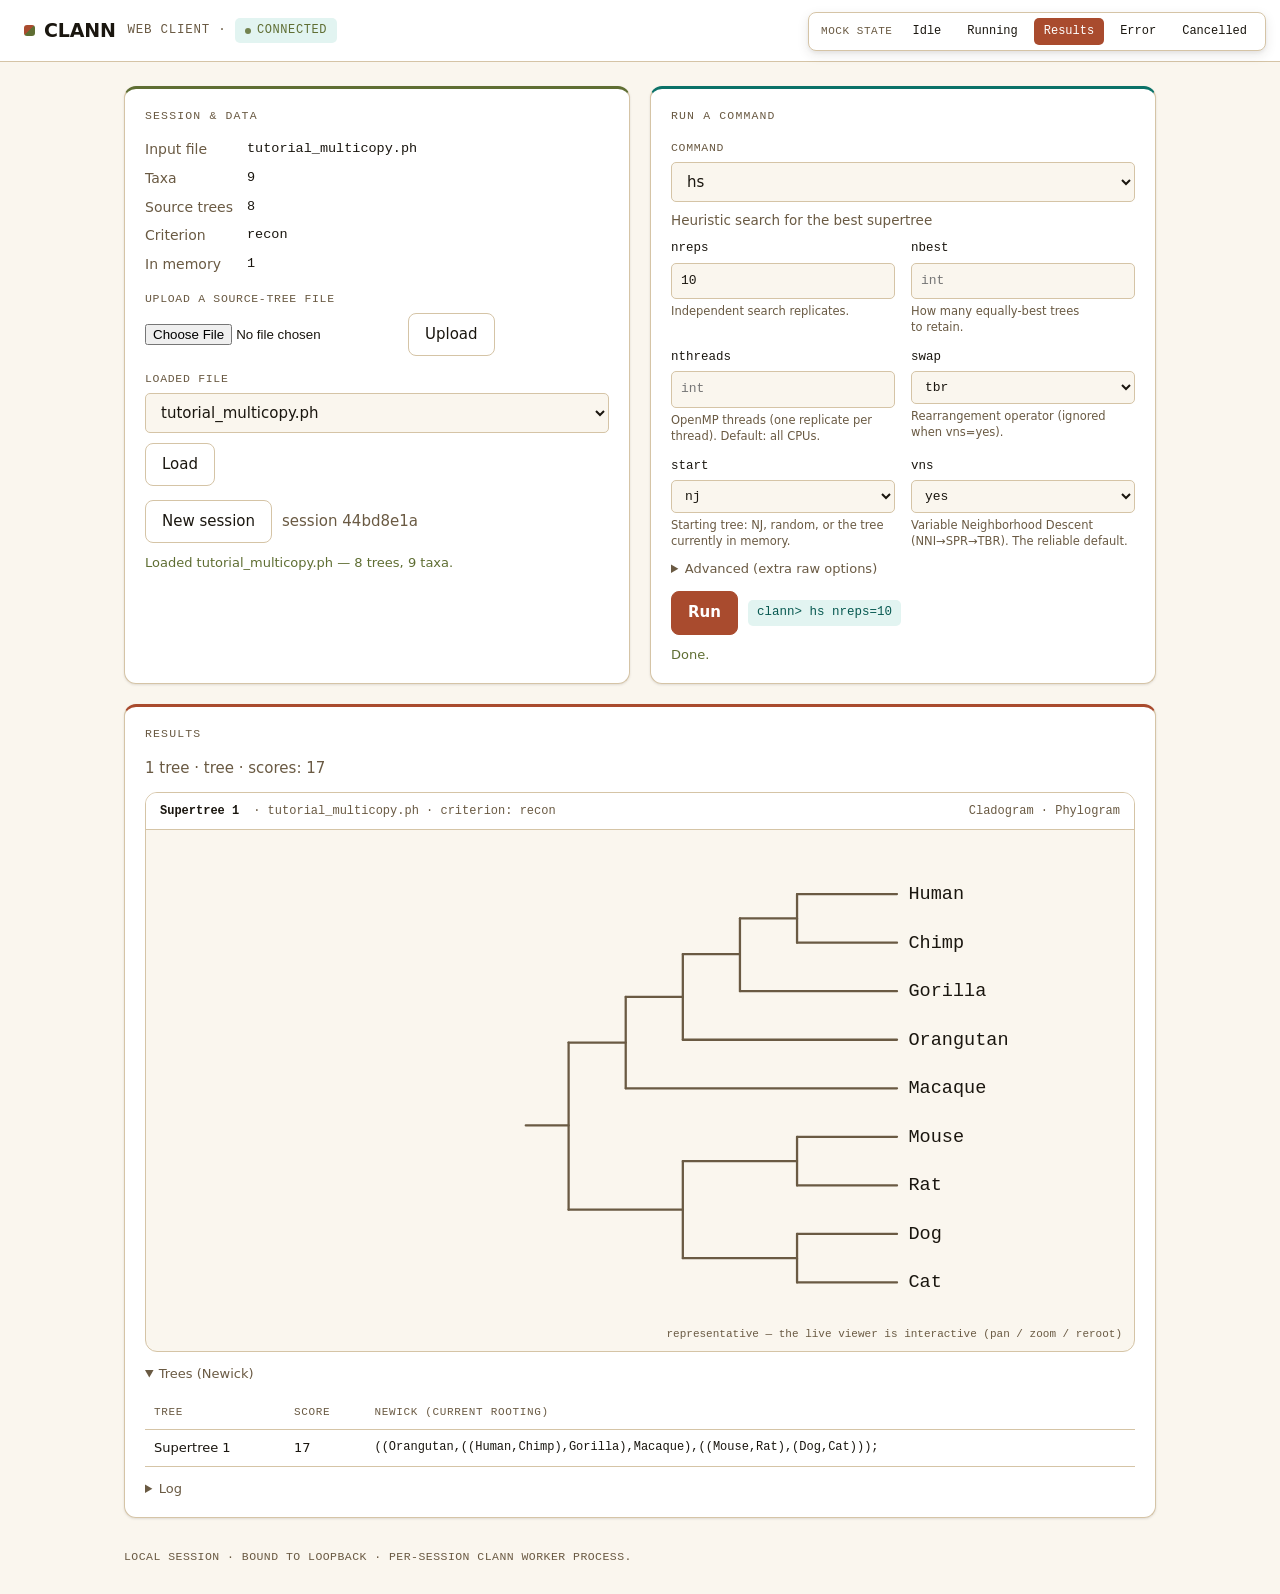
<file: clann_web/static/index.mock.html>
<!doctype html>
<html lang="en">
<head>
<meta charset="utf-8">
<meta name="viewport" content="width=device-width,initial-scale=1">
<title>Clann — web client (design mock)</title>
<!--
  ────────────────────────────────────────────────────────────────────────────
  STATIC DESIGN MOCK — not the real app.
  A data-populated copy of clann_web/static/index.html so a designer can see
  every state without running the server. Content is hardcoded; the small
  "mock state" switcher (top-right) and everything marked data-mock are
  PREVIEW-ONLY and must not appear in the real index.html.

  Restyle freely, but preserve the element ids / classes / CSS-variable names
  the real app's JavaScript depends on (see clann_web/DESIGN_BRIEF.md §7).
  ────────────────────────────────────────────────────────────────────────────
-->
<style>
  :root{
    --font-sans:system-ui,-apple-system,BlinkMacSystemFont,'Segoe UI',Roboto,Helvetica,Arial,sans-serif;
    --font-mono:ui-monospace,SFMono-Regular,'SF Mono',Menlo,Consolas,'Liberation Mono',monospace;

    --stone-50:#FAF6EE; --stone-100:#F3ECDF; --stone-200:#E7DBC6; --stone-300:#D5C4A6;
    --stone-400:#B7A283; --stone-500:#8E7A5E; --stone-600:#6A5A43; --stone-700:#4B4031;
    --stone-800:#2E2820; --stone-900:#1A160F;
    --clay-50:#FBEEE9; --clay-100:#F4D8CD; --clay-300:#D98970; --clay-400:#C56347;
    --clay-500:#A94B2E; --clay-600:#8C3A22;
    --moss-50:#EFF1E6; --moss-300:#9CAA6A; --moss-400:#7C8C49; --moss-500:#5F6E33; --moss-600:#485827;
    --compute-50:#E2F4F1; --compute-200:#7FCFC4; --compute-400:#149589; --compute-500:#0B7268; --compute-600:#085951;
    --amber-400:#D99A2B; --amber-500:#B97E1C;
    --qub-red:#D6000D;

    --bg:var(--stone-50); --panel:#ffffff; --ink:var(--stone-900); --muted:var(--stone-600);
    --line:var(--stone-300); --accent:var(--clay-500); --accent-hover:var(--clay-600);
    --accent-ink:#ffffff; --chip:var(--compute-50); --chip-ink:var(--compute-600);
    --ok:var(--moss-500); --warn:var(--amber-500); --err:var(--qub-red);
    --logbg:#16201E; --logink:#E7DBC6;
    --run-domain:var(--compute-500); --session-domain:var(--moss-500); --results-domain:var(--clay-500);

    --radius-sm:5px; --radius-md:8px; --radius-lg:12px;
    --shadow-sm:0 1px 3px rgba(46,40,32,.08),0 1px 2px rgba(46,40,32,.05);
    --shadow-md:0 4px 12px rgba(46,40,32,.10),0 2px 4px rgba(46,40,32,.06);
    --ring:0 0 0 3px rgba(20,149,137,.30);
    --ease:cubic-bezier(.2,0,0,1);
  }
  @media (prefers-color-scheme:dark){
    :root{
      --bg:var(--stone-900); --panel:var(--stone-800); --ink:var(--stone-50); --muted:var(--stone-400);
      --line:var(--stone-700); --accent:var(--clay-400); --accent-hover:var(--clay-300);
      --accent-ink:#1A160F; --chip:#16302C; --chip-ink:var(--compute-200);
      --ok:var(--moss-300); --warn:var(--amber-400); --err:#EF5B54;
      --logbg:#12211F; --logink:#CFEAE3;
      --shadow-sm:0 1px 3px rgba(0,0,0,.30),0 1px 2px rgba(0,0,0,.20);
      --shadow-md:0 4px 14px rgba(0,0,0,.36);
    }
  }
  *{box-sizing:border-box}
  body{margin:0;background:var(--bg);color:var(--ink);
    font:15px/1.55 var(--font-sans);-webkit-font-smoothing:antialiased;text-wrap:pretty;}
  a{color:var(--compute-500)} a:hover{color:var(--accent)}
  @media (prefers-color-scheme:dark){ a{color:var(--compute-200)} }

  header{display:flex;align-items:center;gap:12px;padding:16px 24px;
    border-bottom:1px solid var(--line);background:var(--panel);position:sticky;top:0;z-index:5;}
  header h1{display:flex;align-items:center;gap:9px;font-size:19px;margin:0;font-weight:700;
    letter-spacing:-.01em;text-transform:uppercase;font-family:var(--font-sans)}
  header h1::before{content:"";width:11px;height:11px;border-radius:3px;background:
    linear-gradient(135deg,var(--clay-500) 0 50%,var(--moss-500) 50% 100%);flex:none}
  header .sub{color:var(--muted);font-size:12.5px;font-family:var(--font-mono);
    text-transform:uppercase;letter-spacing:.06em}

  main{max-width:1080px;margin:0 auto;padding:24px;display:grid;gap:20px;
    grid-template-columns:1fr 1fr;}
  .card{background:var(--panel);border:1px solid var(--line);border-top:3px solid var(--session-domain);
    border-radius:var(--radius-lg);padding:18px 20px;box-shadow:var(--shadow-sm);}
  .card[data-domain="run"]{border-top-color:var(--run-domain)}
  .card[data-domain="results"]{border-top-color:var(--results-domain)}
  .card h2{font-size:11.5px;text-transform:uppercase;letter-spacing:.1em;font-family:var(--font-mono);
    color:var(--muted);margin:0 0 14px;font-weight:500}
  .full{grid-column:1 / -1}
  .kv{display:grid;grid-template-columns:auto 1fr;gap:7px 14px;font-size:14px}
  .kv dt{color:var(--muted)}
  .kv dd{margin:0;font-variant-numeric:tabular-nums;font-family:var(--font-mono);font-size:13.5px}
  select,button,input[type=text],input[type=number]{font:inherit}
  select,input[type=text]{width:100%;padding:9px 11px;border:1px solid var(--line);
    border-radius:var(--radius-sm);background:var(--bg);color:var(--ink);transition:border-color 160ms var(--ease)}
  select:focus-visible,input:focus-visible,button:focus-visible{outline:none;box-shadow:var(--ring);
    border-color:var(--compute-400)}
  label.fld{display:block;font-size:11.5px;color:var(--muted);margin:14px 0 5px;
    text-transform:uppercase;letter-spacing:.06em;font-family:var(--font-mono)}
  .blurb{margin:8px 0 0;color:var(--muted);font-size:13.5px;min-height:1.4em;line-height:1.5}
  .btn{padding:9px 16px;border:1px solid var(--line);border-radius:var(--radius-md);
    background:var(--panel);color:var(--ink);cursor:pointer;font-weight:500;
    transition:background 160ms var(--ease),border-color 160ms var(--ease),transform 80ms var(--ease)}
  .btn:hover{border-color:var(--accent)}
  .btn:active{transform:translateY(1px)}
  .btn:disabled{opacity:.5;cursor:default;transform:none}
  .btn.primary{background:var(--accent);color:var(--accent-ink);border-color:var(--accent);font-weight:600}
  .btn.primary:hover{background:var(--accent-hover);border-color:var(--accent-hover)}
  #stop{color:var(--err);border-color:var(--err)}
  #stop:hover{background:var(--err);color:#fff}
  .chip{display:inline-flex;align-items:center;gap:6px;background:var(--chip);border-radius:var(--radius-sm);
    padding:3px 10px;font-size:12px;color:var(--chip-ink);font-family:var(--font-mono);
    text-transform:uppercase;letter-spacing:.05em}
  .chip::before{content:"";width:6px;height:6px;border-radius:50%;background:currentColor;opacity:.85}
  .muted{color:var(--muted)}
  .row{display:flex;gap:10px;align-items:center;flex-wrap:wrap}
  code{font-family:var(--font-mono);font-size:13px}
  #run-cmd{font-family:var(--font-mono);font-size:12.5px;background:var(--chip);color:var(--chip-ink);
    padding:3px 9px;border-radius:var(--radius-sm)}
  details summary{cursor:pointer;color:var(--muted);font-size:13px;user-select:none}
  details summary:hover{color:var(--ink)}
  pre.log{background:var(--logbg);color:var(--logink);border-radius:var(--radius-md);padding:14px 16px;
    max-height:340px;overflow:auto;font-family:var(--font-mono);
    font-size:12.5px;line-height:1.6;white-space:pre-wrap;margin:0;border:1px solid rgba(255,255,255,.06)}
  table.trees{width:100%;border-collapse:collapse;font-size:13px;margin-top:12px}
  table.trees th,table.trees td{text-align:left;padding:8px 9px;border-bottom:1px solid var(--line);
    vertical-align:top}
  table.trees tbody tr:hover{background:color-mix(in srgb, var(--accent) 6%, transparent)}
  table.trees th{color:var(--muted);font-weight:500;font-size:11px;text-transform:uppercase;
    letter-spacing:.06em;font-family:var(--font-mono)}
  table.trees td.newick{font-family:var(--font-mono);font-size:12px;
    max-width:520px;overflow:hidden;text-overflow:ellipsis;white-space:nowrap}
  .form-grid{display:grid;grid-template-columns:1fr 1fr;gap:12px 16px;margin-top:8px}
  .fitem{display:flex;flex-direction:column;gap:4px}
  .fitem label{font-size:12px;color:var(--muted)}
  .fitem .name{color:var(--ink);font-weight:500;font-family:var(--font-mono);font-size:12.5px}
  .fitem input,.fitem select{padding:7px 9px;border:1px solid var(--line);border-radius:var(--radius-sm);
    background:var(--bg);color:var(--ink);width:100%;font-family:var(--font-mono);font-size:13px}
  .fitem input[type=checkbox]{width:auto}
  .fitem .hint{font-size:11.5px;color:var(--muted);line-height:1.4;font-family:var(--font-sans)}
  .msg{margin-top:10px;font-size:13px}
  .msg.err{color:var(--err)} .msg.ok{color:var(--ok)}
  footer{max-width:1080px;margin:0 auto;padding:6px 24px 28px;color:var(--muted);font-size:11.5px;
    font-family:var(--font-mono);text-transform:uppercase;letter-spacing:.04em}
  @media (max-width:760px){ main{grid-template-columns:1fr} }

  /* ---- mock-only chrome (data-mock): remove for the real app ---- */
  #mock-controls{position:fixed;top:12px;right:14px;z-index:99;display:flex;gap:6px;
    align-items:center;background:var(--panel);border:1px solid var(--line);
    border-radius:var(--radius-md);padding:5px 8px;font-size:12px;box-shadow:var(--shadow-md);
    font-family:var(--font-mono)}
  #mock-controls span{color:var(--muted);padding:0 4px;text-transform:uppercase;letter-spacing:.05em;font-size:11px}
  #mock-controls button{border:1px solid transparent;background:transparent;color:var(--ink);
    border-radius:var(--radius-sm);padding:3px 9px;cursor:pointer;font-size:12px}
  #mock-controls button[aria-pressed=true]{background:var(--accent);color:var(--accent-ink)}
  .mock-viewer{width:100%;height:560px;border:1px solid var(--line);border-radius:var(--radius-lg);
    margin-top:12px;background:var(--bg);position:relative;overflow:hidden}
  .mock-viewer .mv-bar{position:absolute;top:0;left:0;right:0;padding:9px 14px;
    border-bottom:1px solid var(--line);background:var(--panel);font-size:12px;color:var(--muted);
    display:flex;gap:14px;align-items:center;font-family:var(--font-mono)}
  .mock-viewer .mv-bar strong{color:var(--ink);font-weight:600}
  .mock-viewer svg{position:absolute;top:44px;left:0;right:0;bottom:0;width:100%;height:calc(100% - 44px)}
  .mock-viewer .mv-note{position:absolute;bottom:8px;right:12px;font-size:11px;color:var(--muted);font-family:var(--font-mono)}
</style>
</head>
<body data-mockstate="results">

<!-- MOCK-ONLY: state switcher. Delete this block in the real app. -->
<div id="mock-controls" data-mock>
  <span>mock state</span>
  <button data-state="idle">Idle</button>
  <button data-state="running">Running</button>
  <button data-state="results" aria-pressed="true">Results</button>
  <button data-state="error">Error</button>
  <button data-state="cancelled">Cancelled</button>
</div>

<header>
  <h1>Clann</h1>
  <span class="sub">web client · <span id="conn" class="chip" style="color:var(--ok)">connected</span></span>
</header>

<main>
  <section class="card" data-domain="session">
    <h2>Session &amp; data</h2>
    <dl class="kv">
      <dt>Input file</dt><dd id="s-file">tutorial_multicopy.ph</dd>
      <dt>Taxa</dt><dd id="s-taxa">9</dd>
      <dt>Source trees</dt><dd id="s-trees">8</dd>
      <dt>Criterion</dt><dd id="s-crit">recon</dd>
      <dt>In memory</dt><dd id="s-mem">1</dd>
    </dl>

    <label class="fld">Upload a source-tree file</label>
    <div class="row">
      <input type="file" id="file" />
      <button class="btn" id="upload">Upload</button>
    </div>

    <label class="fld">Loaded file</label>
    <div class="row">
      <select id="files">
        <option value="tutorial_multicopy.ph" selected>tutorial_multicopy.ph</option>
      </select>
      <button class="btn" id="load">Load</button>
    </div>

    <div class="row" style="margin-top:14px">
      <button class="btn" id="new-session">New session</button>
      <span class="muted" id="s-id">session 44bd8e1a</span>
    </div>
    <div class="msg ok" id="data-msg">Loaded tutorial_multicopy.ph — 8 trees, 9 taxa.</div>
  </section>

  <section class="card" data-domain="run">
    <h2>Run a command</h2>
    <label class="fld">Command</label>
    <select id="cmd" aria-label="Command">
      <option>hs</option><option>nj</option><option>reconstruct</option>
      <option>showtrees</option><option>bootstrap</option><option>consensus</option>
      <option>alltrees</option><option>usertrees</option><option>rfdists</option>
      <option>mlscores</option><option>set</option>
    </select>
    <div class="blurb" id="cmd-blurb">Heuristic search for the best supertree</div>

    <!-- Generated by renderForm() from the command schema; hardcoded here. -->
    <div id="form">
      <div class="form-grid">
        <div class="fitem"><label><span class="name">nreps</span></label>
          <input type="number" value="10"><div class="hint">Independent search replicates.</div></div>
        <div class="fitem"><label><span class="name">nbest</span></label>
          <input type="number" placeholder="int"><div class="hint">How many equally-best trees to retain.</div></div>
        <div class="fitem"><label><span class="name">nthreads</span></label>
          <input type="number" placeholder="int"><div class="hint">OpenMP threads (one replicate per thread). Default: all CPUs.</div></div>
        <div class="fitem"><label><span class="name">swap</span></label>
          <select><option>nni</option><option>spr</option><option selected>tbr</option></select>
          <div class="hint">Rearrangement operator (ignored when vns=yes).</div></div>
        <div class="fitem"><label><span class="name">start</span></label>
          <select><option selected>nj</option><option>random</option><option>memory</option></select>
          <div class="hint">Starting tree: NJ, random, or the tree currently in memory.</div></div>
        <div class="fitem"><label><span class="name">vns</span></label>
          <select><option selected>yes</option><option>no</option></select>
          <div class="hint">Variable Neighborhood Descent (NNI→SPR→TBR). The reliable default.</div></div>
      </div>
    </div>

    <details style="margin-top:10px">
      <summary class="muted" style="cursor:pointer;font-size:13px">Advanced (extra raw options)</summary>
      <input type="text" id="opts" placeholder="e.g. maxswaps=500000" style="margin-top:6px" />
    </details>

    <div class="row" style="margin-top:12px">
      <button class="btn primary" id="run">Run</button>
      <button class="btn" id="stop" style="display:none">Stop</button>
      <span class="muted" id="run-cmd">clann&gt; hs nreps=10</span>
    </div>
    <div class="msg ok" id="run-msg">Done.</div>
  </section>

  <section class="card full" id="results-card" data-domain="results">
    <h2>Results</h2>
    <div id="scores" class="muted">1 tree · tree · scores: 17</div>

    <!-- Real app: <iframe id="viewer" src="/api/viewer">. Here a representative
         stand-in (the live viewer renders an interactive tree in its place). -->
    <div class="mock-viewer" id="viewer" data-mock-standin>
      <div class="mv-bar"><strong>Supertree 1</strong> · tutorial_multicopy.ph · criterion: recon
        <span style="margin-left:auto">Cladogram · Phylogram</span></div>
      <svg viewBox="0 0 640 360" xmlns="http://www.w3.org/2000/svg" role="img"
           aria-label="Representative supertree">
        <g fill="none" stroke="var(--muted)" stroke-width="1.6" stroke-linecap="round">
          <!-- tips -->
          <line x1="430" y1="40"  x2="500" y2="40"/>  <line x1="430" y1="74"  x2="500" y2="74"/>
          <line x1="390" y1="108" x2="500" y2="108"/> <line x1="350" y1="142" x2="500" y2="142"/>
          <line x1="310" y1="176" x2="500" y2="176"/> <line x1="430" y1="210" x2="500" y2="210"/>
          <line x1="430" y1="244" x2="500" y2="244"/> <line x1="430" y1="278" x2="500" y2="278"/>
          <line x1="430" y1="312" x2="500" y2="312"/>
          <!-- internal connectors -->
          <line x1="430" y1="40"  x2="430" y2="74"/>  <line x1="430" y1="57"  x2="390" y2="57"/>
          <line x1="390" y1="57"  x2="390" y2="108"/> <line x1="390" y1="82"  x2="350" y2="82"/>
          <line x1="350" y1="82"  x2="350" y2="142"/> <line x1="350" y1="112" x2="310" y2="112"/>
          <line x1="310" y1="112" x2="310" y2="176"/> <line x1="310" y1="144" x2="270" y2="144"/>
          <line x1="430" y1="210" x2="430" y2="244"/> <line x1="430" y1="227" x2="350" y2="227"/>
          <line x1="430" y1="278" x2="430" y2="312"/> <line x1="430" y1="295" x2="350" y2="295"/>
          <line x1="350" y1="227" x2="350" y2="295"/> <line x1="350" y1="261" x2="270" y2="261"/>
          <line x1="270" y1="144" x2="270" y2="261"/> <line x1="270" y1="202" x2="240" y2="202"/>
        </g>
        <g fill="var(--ink)" font-size="13" font-family="var(--font-mono)" dominant-baseline="middle">
          <text x="508" y="40">Human</text>     <text x="508" y="74">Chimp</text>
          <text x="508" y="108">Gorilla</text>  <text x="508" y="142">Orangutan</text>
          <text x="508" y="176">Macaque</text>  <text x="508" y="210">Mouse</text>
          <text x="508" y="244">Rat</text>       <text x="508" y="278">Dog</text>
          <text x="508" y="312">Cat</text>
        </g>
      </svg>
      <div class="mv-note">representative — the live viewer is interactive (pan / zoom / reroot)</div>
    </div>

    <details style="margin-top:12px" open>
      <summary class="muted" style="cursor:pointer">Trees (Newick)</summary>
      <div id="trees-wrap">
        <table class="trees"><thead><tr><th>Tree</th><th>Score</th>
          <th>Newick (current rooting)</th></tr></thead>
          <tbody>
            <tr><td>Supertree 1</td><td>17</td>
              <td class="newick" title="((Orangutan,((Human,Chimp),Gorilla),Macaque),((Mouse,Rat),(Dog,Cat)));">((Orangutan,((Human,Chimp),Gorilla),Macaque),((Mouse,Rat),(Dog,Cat)));</td></tr>
          </tbody></table>
      </div>
    </details>

    <details style="margin-top:12px" id="logbox">
      <summary class="muted" style="cursor:pointer">Log</summary>
      <pre class="log" id="log">Heuristic search settings:
  Criterion            = reconciliation (duplication + loss)
  Replicates           = 10
  Starting tree        = neighbour-joining
  Swapping             = TBR (via variable neighbourhood descent)
  OpenMP threads       = 8

Rep   1 of 10   best score = 19.0000
Rep   2 of 10   best score = 18.0000
Rep   3 of 10   best score = 17.0000  *
Rep   4 of 10   best score = 17.0000
...
Rep  10 of 10   best score = 17.0000

Supertree 1 of 1   score = 17.000000
</pre>
    </details>
  </section>
</main>

<footer>Local session · bound to loopback · per-session Clann worker process.</footer>

<!-- MOCK-ONLY script: drives the state switcher so a designer can preview each
     run state. The real app has its own script (network + streaming); this one
     is purely for the mock and should be deleted with #mock-controls. -->
<script data-mock>
(function () {
  const body = document.body;
  const btns = [...document.querySelectorAll('#mock-controls button')];
  const runMsg = document.getElementById('run-msg');
  const dataMsg = document.getElementById('data-msg');
  const results = document.getElementById('results-card');
  const stop = document.getElementById('stop');
  const run = document.getElementById('run');
  const conn = document.getElementById('conn');
  const log = document.getElementById('log');

  const RUNNING_LOG =
`Heuristic search settings:
  Criterion            = reconciliation (duplication + loss)
  Replicates           = 10
  OpenMP threads       = 8

Rep   1 of 10   best score = 19.0000
Rep   2 of 10   best score = 18.0000
Rep   3 of 10   best score = 17.0000  *
Rep   4 of 10   best score = 17.0000
Rep   5 of 10   … searching …`;

  const DONE_LOG = log.textContent;

  function apply(state) {
    body.dataset.mockstate = state;
    btns.forEach(b => b.setAttribute('aria-pressed', String(b.dataset.state === state)));
    results.style.display = (state === 'results') ? '' : 'none';
    stop.style.display = (state === 'running') ? '' : 'none';
    run.disabled = (state === 'running');
    conn.textContent = 'connected'; conn.style.color = 'var(--ok)';

    runMsg.className = 'msg';
    if (state === 'idle')      { runMsg.textContent = ''; }
    if (state === 'running')   { runMsg.textContent = 'Running…'; log.textContent = RUNNING_LOG; }
    if (state === 'results')   { runMsg.textContent = 'Done.'; runMsg.classList.add('ok'); log.textContent = DONE_LOG; }
    if (state === 'error')     { runMsg.textContent = 'Command failed: reconstruct requires a species tree in memory.'; runMsg.classList.add('err'); }
    if (state === 'cancelled') { runMsg.textContent = 'Stopped — the session was reset; reload your file to continue.'; runMsg.classList.add('err'); }
  }
  btns.forEach(b => b.addEventListener('click', () => apply(b.dataset.state)));
  apply('results');
})();
</script>
</body>
</html>
</file>
